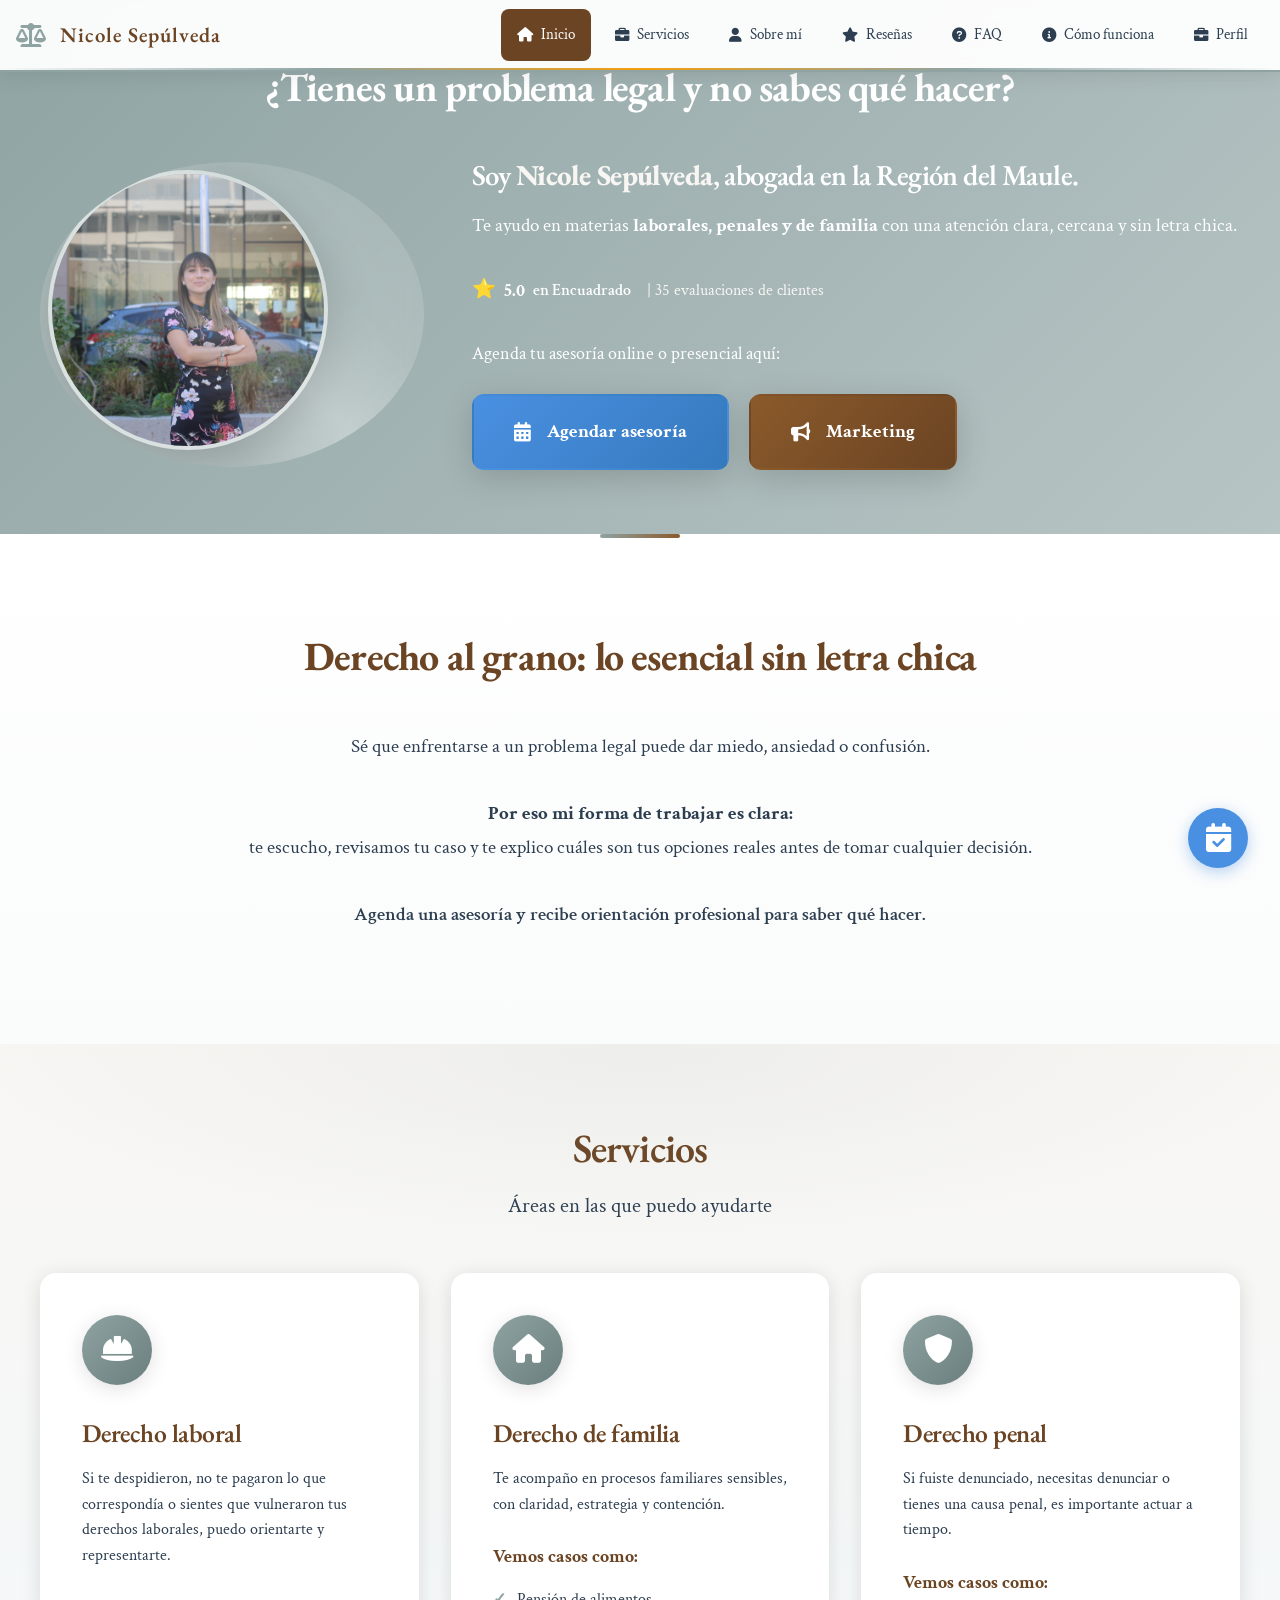
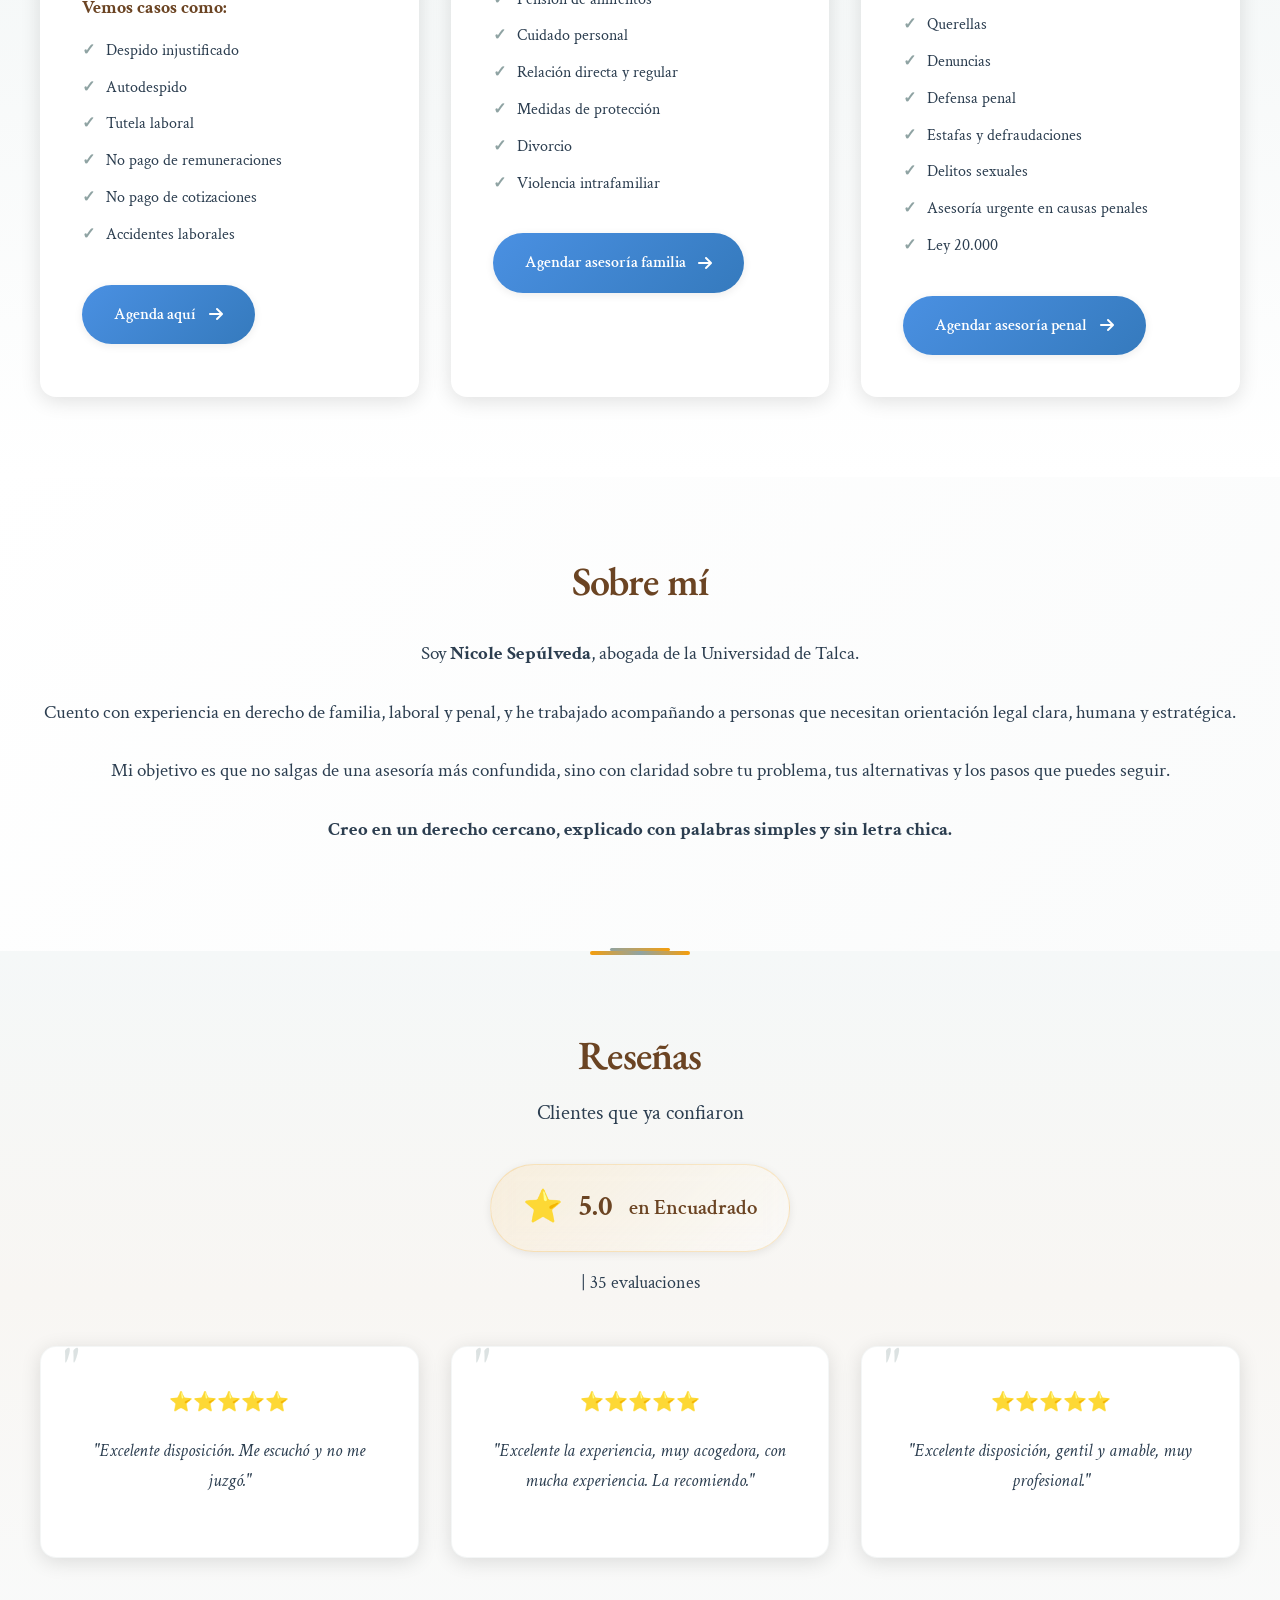
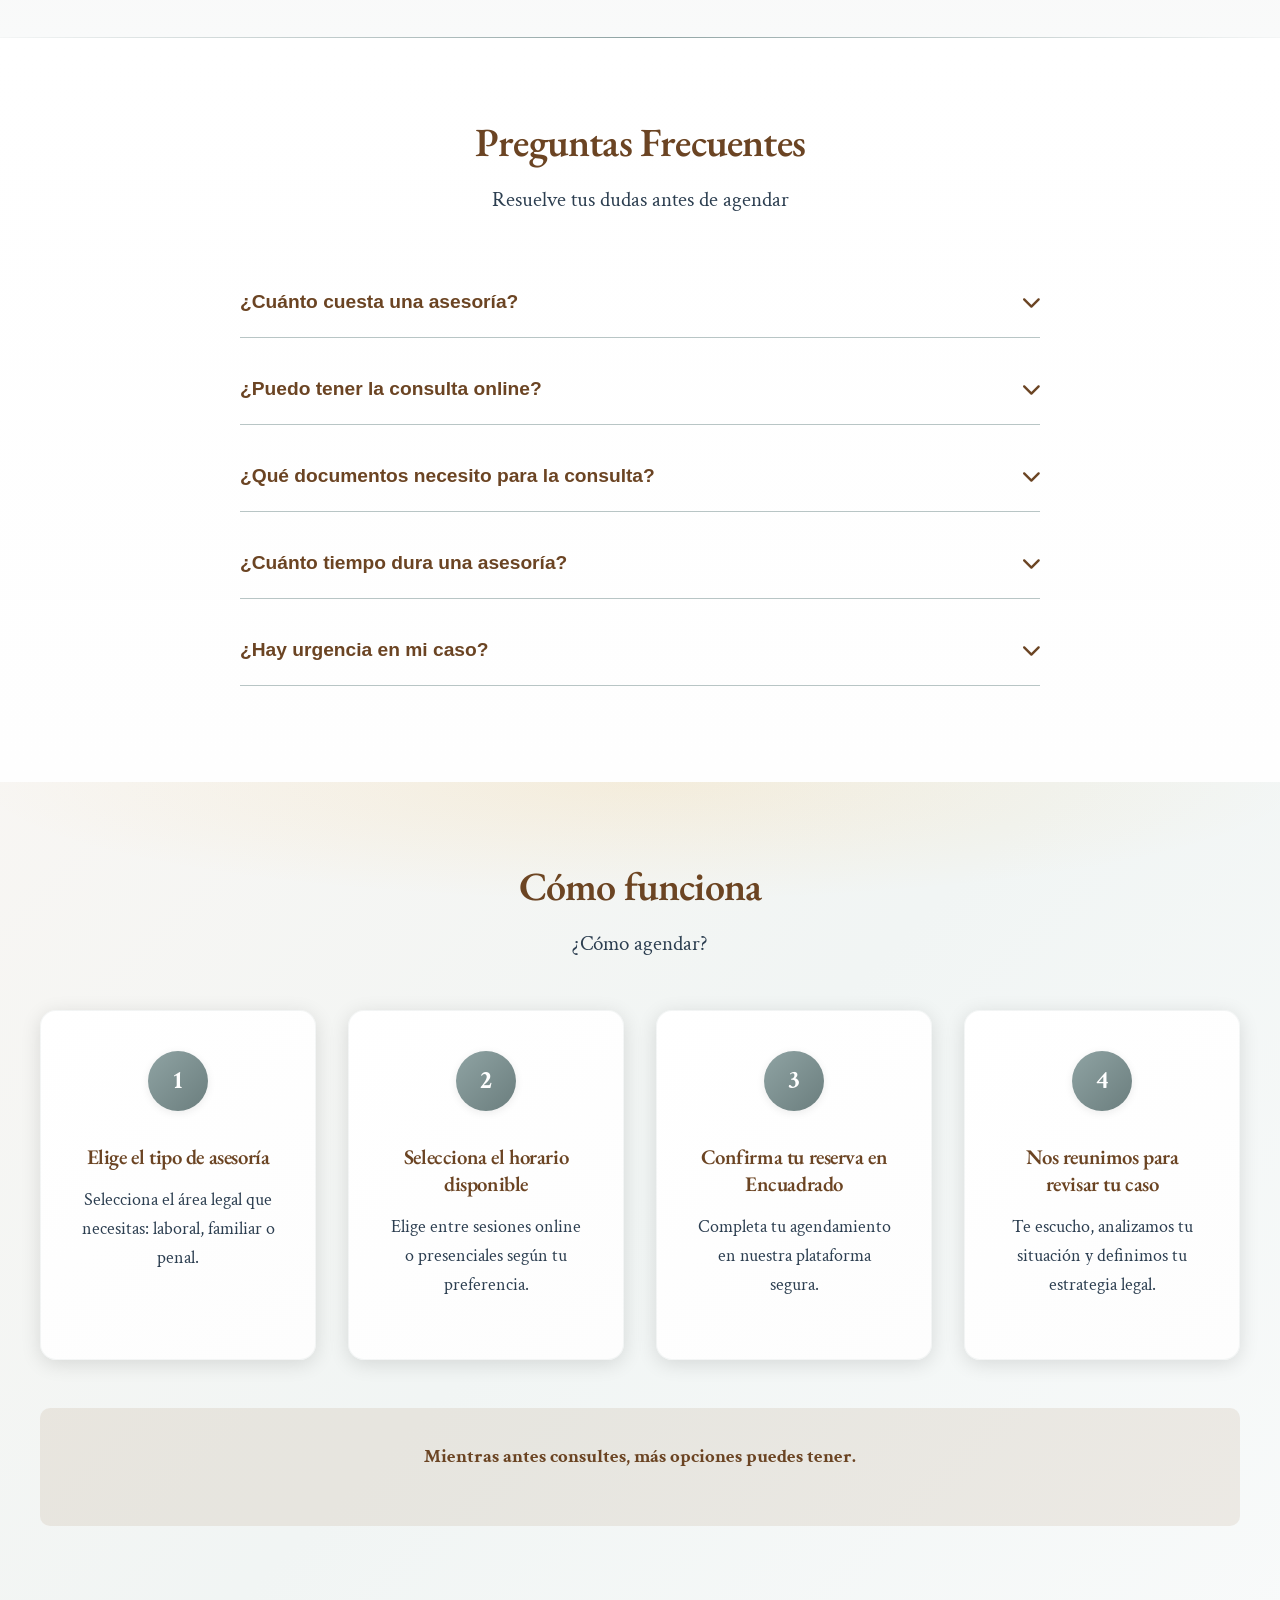
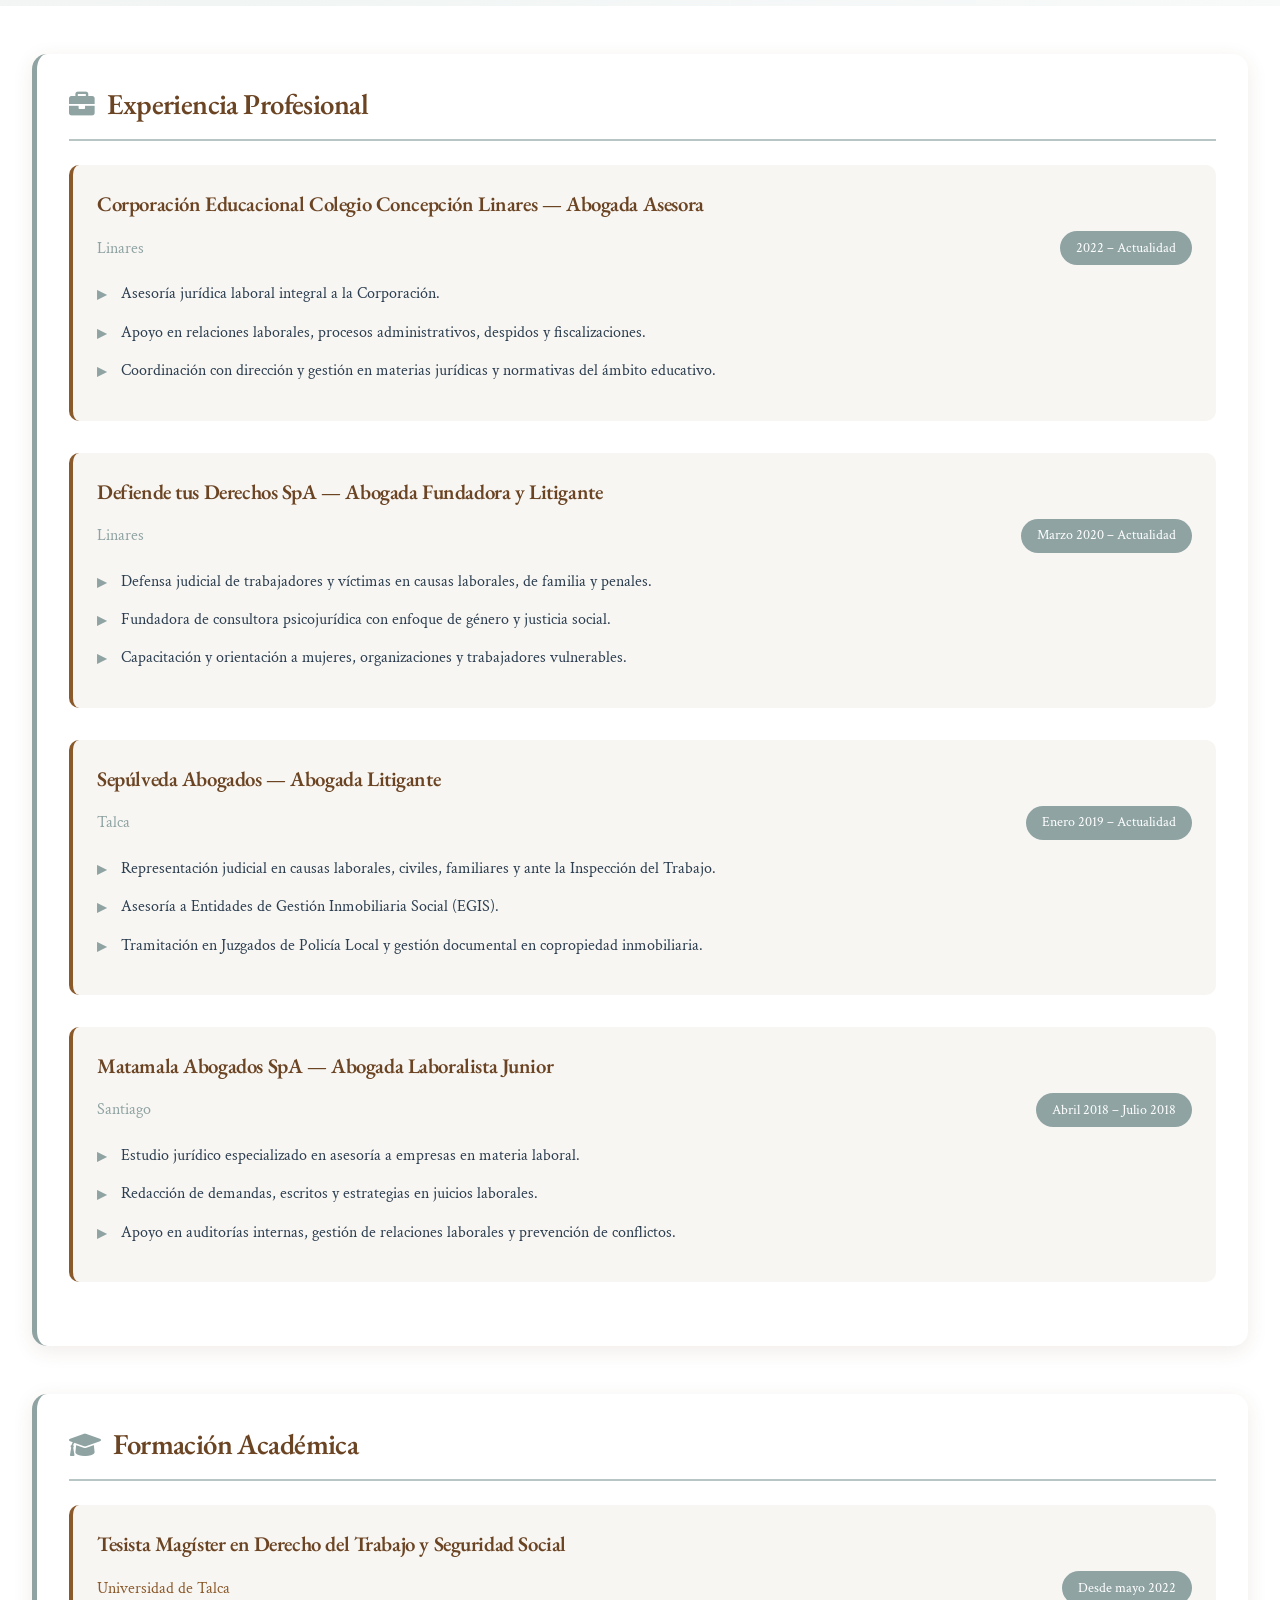
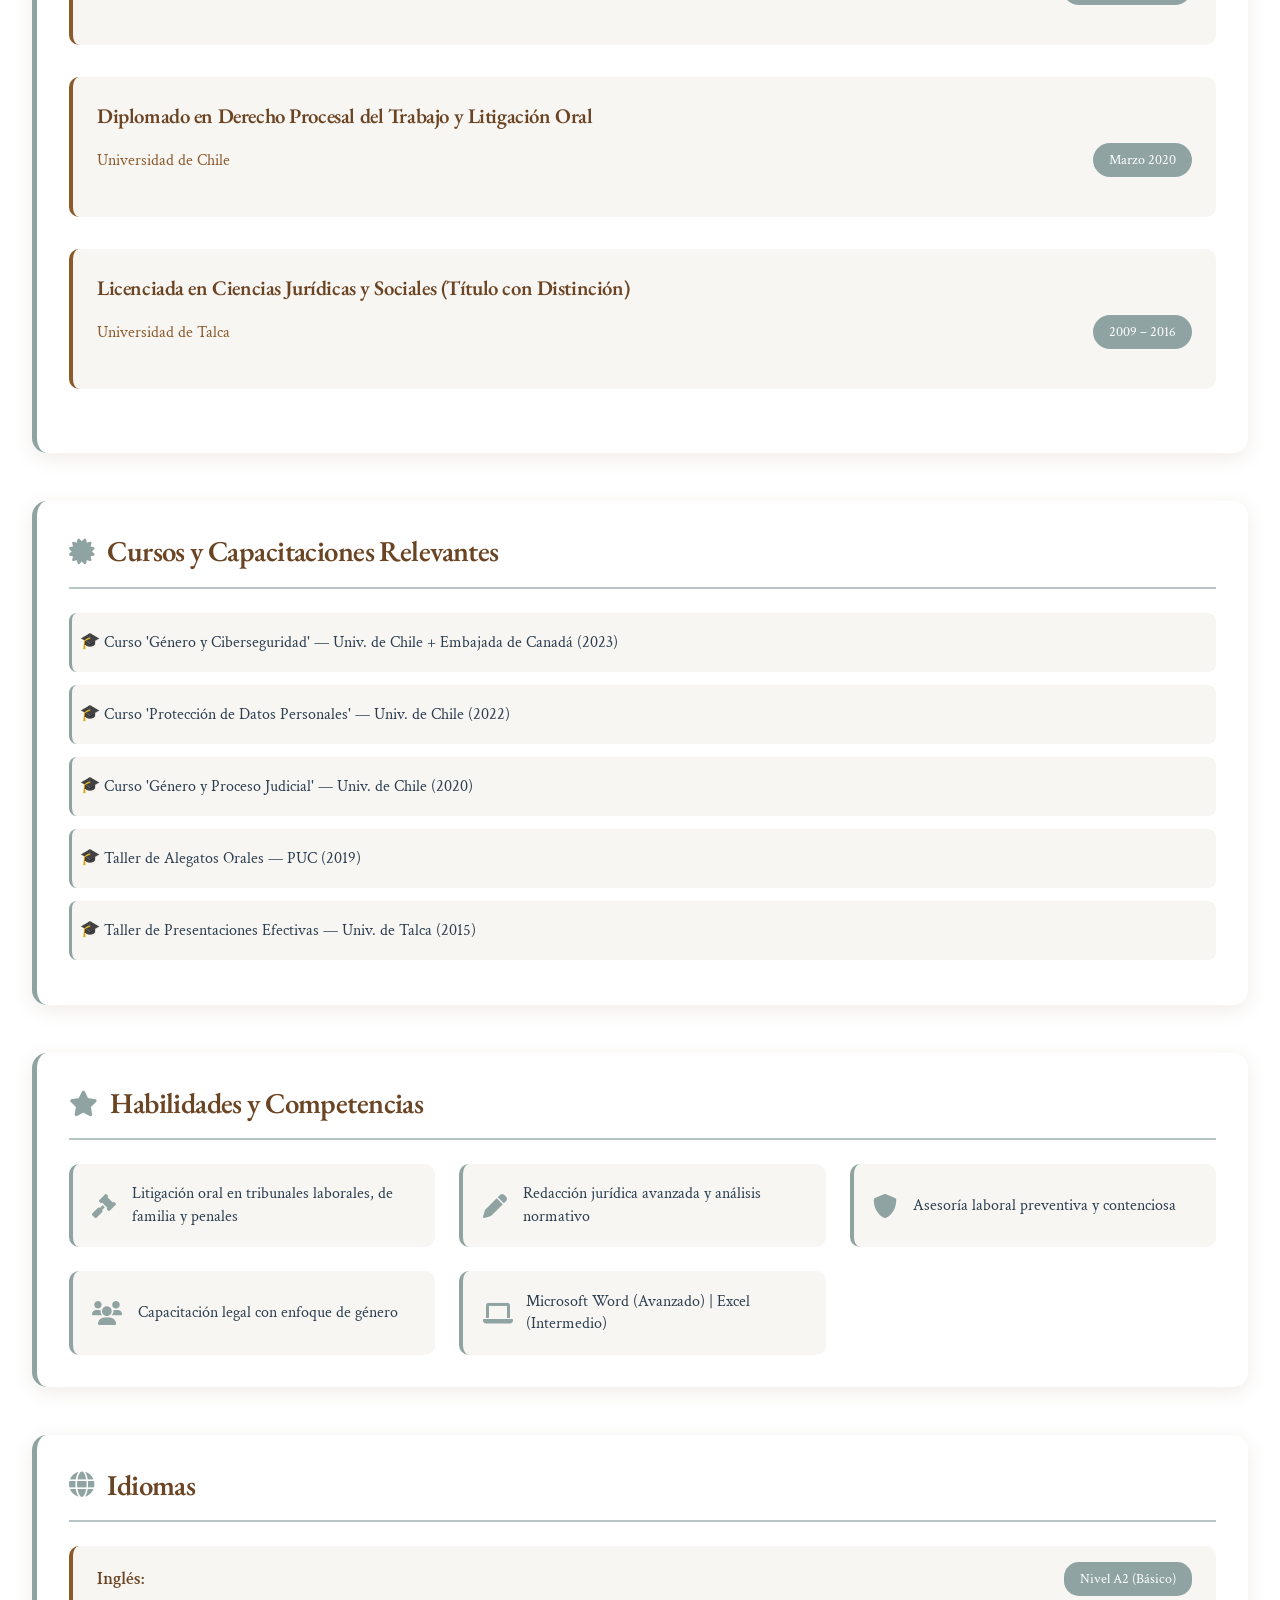
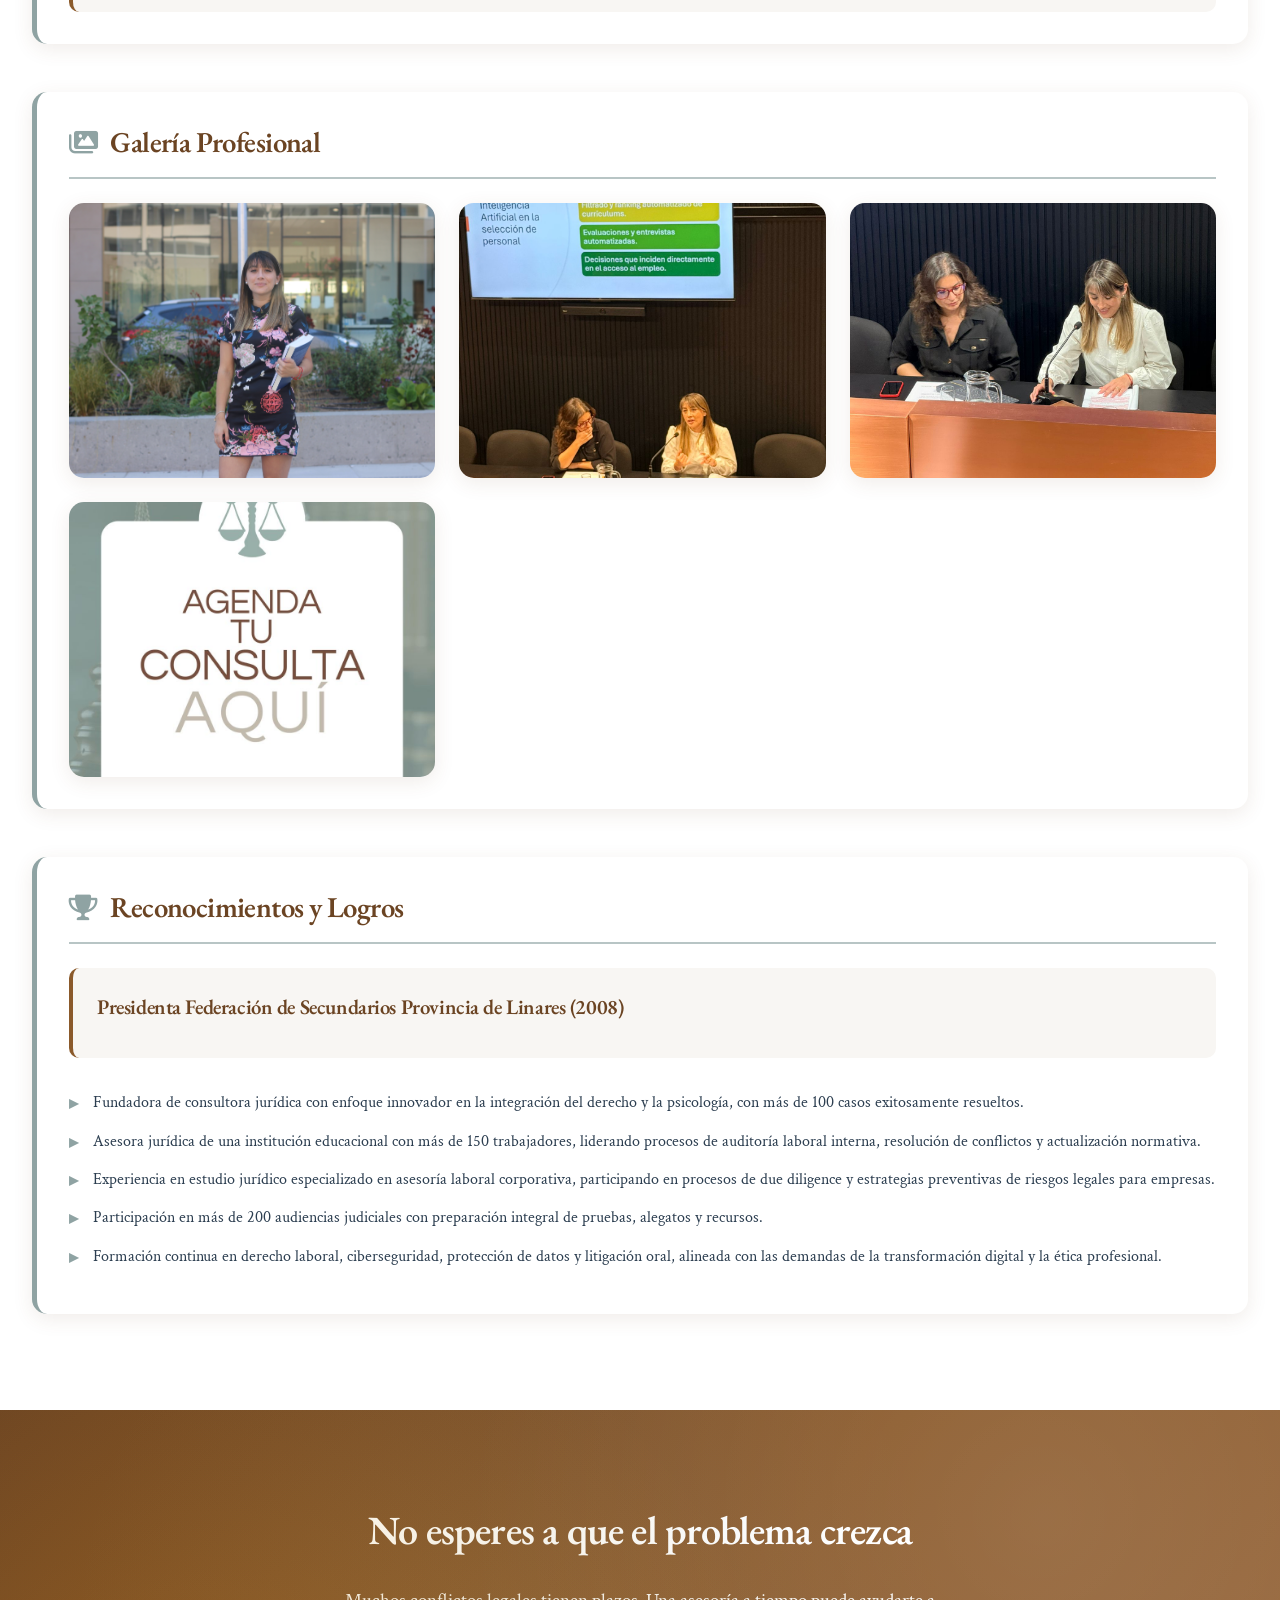
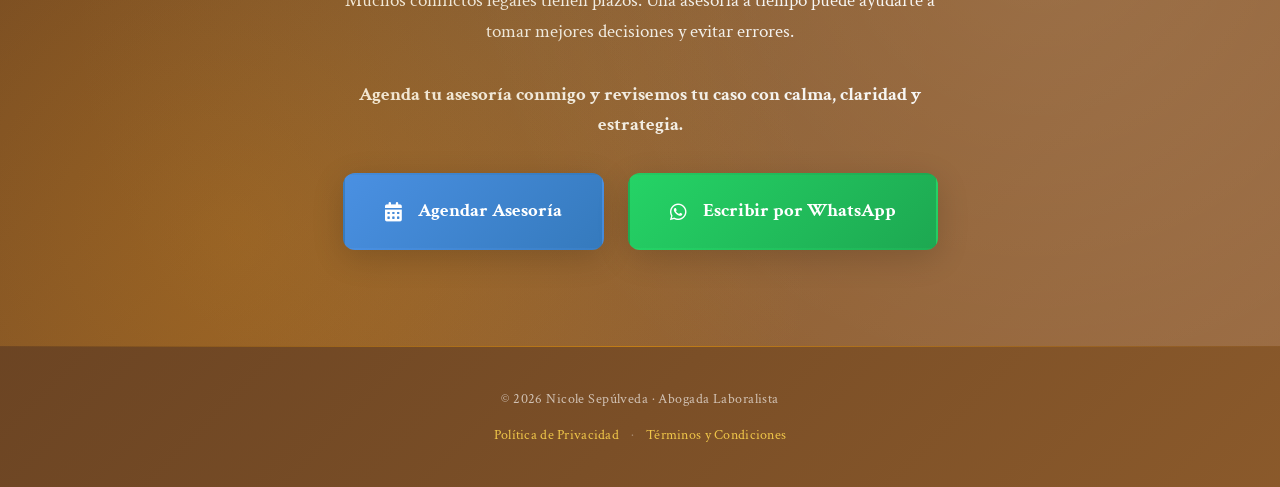
<file: index.html>
<!DOCTYPE html>
<html lang="es">
<head>
    <!-- Google tag (gtag.js) -->
    <script async src="https://www.googletagmanager.com/gtag/js?id=AW-18172281210"></script>
    <script>
        window.dataLayer = window.dataLayer || [];
        function gtag(){dataLayer.push(arguments);}
        gtag('js', new Date());

        gtag('config', 'AW-18172281210');
    </script>
    <meta charset="UTF-8">
    <meta name="viewport" content="width=device-width, initial-scale=1.0">
    <title>Nicole Sepúlveda - Abogada Laboralista en Linares | Asesoría Legal Especializada</title>

    <!-- Meta Tags SEO -->
    <meta name="description" content="Abogada laboralista en Linares con experiencia en derecho del trabajo, litigación familiar y asesoría jurídica a empresas. Tesista Magíster en Derecho Laboral. Agenda tu consulta.">
    <meta name="keywords" content="abogada laboralista, abogado laboral Linares, asesoría jurídica, derecho del trabajo, Nicole Sepúlveda, defensa trabajadores, litigación laboral, consulta legal">
    <meta name="author" content="Nicole Andrea Sepúlveda Sepúlveda">
    <meta name="robots" content="index, follow">
    <meta name="language" content="Spanish">
    <meta name="geo.region" content="CL-ML">
    <meta name="geo.placename" content="Linares">
    <meta name="geo.position" content="-35.85;-71.6">
    <meta name="ICBM" content="-35.85, -71.6">

    <!-- Open Graph / Facebook -->
    <meta property="og:type" content="website">
    <meta property="og:url" content="https://abogadasepulveda.cl/">
    <meta property="og:title" content="Nicole Sepúlveda - Abogada Laboralista en Linares">
    <meta property="og:description" content="Abogada especializada en derecho laboral y defensa de trabajadores. Asesoría integral a empresas y particulares. Más de 200 casos resueltos exitosamente.">
    <meta property="og:image" content="assets/images/IMG_3544.JPG.jpeg">
    <meta property="og:locale" content="es_CL">
    <meta property="og:site_name" content="Nicole Sepúlveda - Abogada">

    <!-- Twitter -->
    <meta property="twitter:card" content="summary_large_image">
    <meta property="twitter:url" content="https://abogadasepulveda.cl/">
    <meta property="twitter:title" content="Nicole Sepúlveda - Abogada Laboralista en Linares">
    <meta property="twitter:description" content="Abogada especializada en derecho laboral y defensa de trabajadores. Asesoría integral a empresas y particulares.">
    <meta property="twitter:image" content="assets/images/IMG_3544.JPG.jpeg">

    <!-- Canonical URL -->
    <link rel="canonical" href="https://abogadasepulveda.cl/">

    <!-- Favicon -->
    <link rel="icon" type="image/jpeg" href="assets/images/icon.jpeg">

    <link rel="stylesheet" href="styles.css">
    <link href="https://fonts.googleapis.com/css2?family=EB+Garamond:wght@400;500;600;700;800&family=Crimson+Text:wght@400;600;700&display=swap" rel="stylesheet">
    <link rel="stylesheet" href="https://cdnjs.cloudflare.com/ajax/libs/font-awesome/6.0.0/css/all.min.css">
</head>
<body>
    <!-- Navigation Menu -->
    <nav class="navigation">
        <div class="nav-container">
            <div class="nav-brand">
                <i class="fas fa-balance-scale"></i>
                <span>Nicole Sepúlveda</span>
            </div>
            <div class="nav-toggle" id="nav-toggle">
                <span class="bar"></span>
                <span class="bar"></span>
                <span class="bar"></span>
            </div>
            <ul class="nav-menu" id="nav-menu">
                <li class="nav-item">
                    <a href="#inicio" class="nav-link"><i class="fas fa-home"></i> Inicio</a>
                </li>
                <li class="nav-item">
                    <a href="#servicios" class="nav-link"><i class="fas fa-briefcase"></i> Servicios</a>
                </li>
                <li class="nav-item">
                    <a href="#sobre-mi" class="nav-link"><i class="fas fa-user"></i> Sobre mí</a>
                </li>
                <li class="nav-item">
                    <a href="#resenas" class="nav-link"><i class="fas fa-star"></i> Reseñas</a>
                </li>
                <li class="nav-item">
                    <a href="#preguntas-frecuentes" class="nav-link"><i class="fas fa-question-circle"></i> FAQ</a>
                </li>
                <li class="nav-item">
                    <a href="#como-funciona" class="nav-link"><i class="fas fa-info-circle"></i> Cómo funciona</a>
                </li>
                <li class="nav-item">
                    <a href="#experiencia" class="nav-link"><i class="fas fa-briefcase"></i> Perfil</a>
                </li>
            </ul>
        </div>
    </nav>

    <div class="container">
        <!-- Hero Section -->
        <header class="hero-section" id="inicio">
            <div class="hero-content">
                <div class="hero-question">
                    <h1>¿Tienes un problema legal y no sabes qué hacer?</h1>
                </div>
                <div class="hero-profile">
                    <div class="profile-image">
                        <img src="assets/images/IMG_3544.JPG.jpeg" alt="Nicole Sepúlveda, Abogada" />
                    </div>
                    <div class="hero-info">
                        <h2>Soy <span class="highlight">Nicole Sepúlveda</span>, abogada en la Región del Maule.</h2>
                        <p class="hero-description">Te ayudo en materias <strong>laborales, penales y de familia</strong> con una atención clara, cercana y sin letra chica.</p>

                        <div class="rating-section">
                            <div class="rating-stars">
                                <span class="star">⭐</span>
                                <span class="rating-number">5.0</span>
                                <span class="rating-platform">en Encuadrado</span>
                            </div>
                            <span class="rating-reviews">| 35 evaluaciones de clientes</span>
                        </div>

                        <p class="cta-text">Agenda tu asesoría online o presencial aquí:</p>

                        <div class="hero-cta">
                            <a href="https://encuadrado.com/p/abogada-nicole-sepulveda" class="cta-btn-main" target="_blank" rel="noopener">
                                <i class="fas fa-calendar-alt"></i>
                                <span>Agendar asesoría</span>
                            </a>
                            <a href="marketing.html" class="cta-btn-secondary" target="_blank" rel="noopener">
                                <i class="fas fa-bullhorn"></i>
                                <span>Marketing</span>
                            </a>
                        </div>
                    </div>
                </div>
            </div>
        </header>

        <!-- Value Proposition Section -->
        <section class="value-proposition">
            <div class="container-content">
                <h3>Derecho al grano: lo esencial sin letra chica</h3>
                <div class="value-content">
                    <div class="value-text">
                        <p>Sé que enfrentarse a un problema legal puede dar miedo, ansiedad o confusión.</p>
                        <p><strong>Por eso mi forma de trabajar es clara:</strong><br>
                        te escucho, revisamos tu caso y te explico cuáles son tus opciones reales antes de tomar cualquier decisión.</p>
                        <p class="value-cta">Agenda una asesoría y recibe orientación profesional para saber qué hacer.</p>
                    </div>
                </div>
            </div>
        </section>

        <!-- Services Section -->
        <section class="services-section" id="servicios">
            <div class="container-content">
                <h2>Servicios</h2>
                <p class="services-subtitle">Áreas en las que puedo ayudarte</p>

                <div class="services-grid">
                    <div class="service-card">
                        <div class="service-icon">
                            <i class="fas fa-hard-hat"></i>
                        </div>
                        <h3>Derecho laboral</h3>
                        <p class="service-description">Si te despidieron, no te pagaron lo que correspondía o sientes que vulneraron tus derechos laborales, puedo orientarte y representarte.</p>

                        <div class="service-cases">
                            <p><strong>Vemos casos como:</strong></p>
                            <ul>
                                <li>Despido injustificado</li>
                                <li>Autodespido</li>
                                <li>Tutela laboral</li>
                                <li>No pago de remuneraciones</li>
                                <li>No pago de cotizaciones</li>
                                <li>Accidentes laborales</li>
                            </ul>
                        </div>

                        <a href="https://encuadrado.com/p/abogada-nicole-sepulveda" class="service-btn" target="_blank" rel="noopener">
                            <span>Agenda aquí</span>
                            <i class="fas fa-arrow-right"></i>
                        </a>
                    </div>

                    <div class="service-card">
                        <div class="service-icon">
                            <i class="fas fa-home"></i>
                        </div>
                        <h3>Derecho de familia</h3>
                        <p class="service-description">Te acompaño en procesos familiares sensibles, con claridad, estrategia y contención.</p>

                        <div class="service-cases">
                            <p><strong>Vemos casos como:</strong></p>
                            <ul>
                                <li>Pensión de alimentos</li>
                                <li>Cuidado personal</li>
                                <li>Relación directa y regular</li>
                                <li>Medidas de protección</li>
                                <li>Divorcio</li>
                                <li>Violencia intrafamiliar</li>
                            </ul>
                        </div>

                        <a href="https://encuadrado.com/p/abogada-nicole-sepulveda" class="service-btn" target="_blank" rel="noopener">
                            <span>Agendar asesoría familia</span>
                            <i class="fas fa-arrow-right"></i>
                        </a>
                    </div>

                    <div class="service-card">
                        <div class="service-icon">
                            <i class="fas fa-shield-alt"></i>
                        </div>
                        <h3>Derecho penal</h3>
                        <p class="service-description">Si fuiste denunciado, necesitas denunciar o tienes una causa penal, es importante actuar a tiempo.</p>

                        <div class="service-cases">
                            <p><strong>Vemos casos como:</strong></p>
                            <ul>
                                <li>Querellas</li>
                                <li>Denuncias</li>
                                <li>Defensa penal</li>
                                <li>Estafas y defraudaciones</li>
                                <li>Delitos sexuales</li>
                                <li>Asesoría urgente en causas penales</li>
                                <li>Ley 20.000</li>
                            </ul>
                        </div>

                        <a href="https://encuadrado.com/p/abogada-nicole-sepulveda" class="service-btn" target="_blank" rel="noopener">
                            <span>Agendar asesoría penal</span>
                            <i class="fas fa-arrow-right"></i>
                        </a>
                    </div>
                </div>
            </div>
        </section>

        <!-- About Section -->
        <section class="about-section" id="sobre-mi">
            <div class="container-content">
                <h2>Sobre mí</h2>
                <div class="about-content">
                    <div class="about-text">
                        <p>Soy <strong>Nicole Sepúlveda</strong>, abogada de la Universidad de Talca.</p>
                        <p>Cuento con experiencia en derecho de familia, laboral y penal, y he trabajado acompañando a personas que necesitan orientación legal clara, humana y estratégica.</p>
                        <p>Mi objetivo es que no salgas de una asesoría más confundida, sino con claridad sobre tu problema, tus alternativas y los pasos que puedes seguir.</p>
                        <p><strong>Creo en un derecho cercano, explicado con palabras simples y sin letra chica.</strong></p>
                    </div>
                </div>
            </div>
        </section>

        <!-- Reviews Section -->
        <section class="reviews-section" id="resenas">
            <div class="container-content">
                <h2>Reseñas</h2>
                <p class="reviews-subtitle">Clientes que ya confiaron</p>

                <div class="rating-header">
                    <div class="rating-display">
                        <span class="star-large">⭐</span>
                        <span class="rating-number-large">5.0</span>
                        <span class="rating-platform-large">en Encuadrado</span>
                    </div>
                    <span class="rating-count">| 35 evaluaciones</span>
                </div>

                <div class="testimonials-grid">
                    <div class="testimonial-card">
                        <div class="stars">⭐⭐⭐⭐⭐</div>
                        <p>"Excelente disposición. Me escuchó y no me juzgó."</p>
                    </div>
                    <div class="testimonial-card">
                        <div class="stars">⭐⭐⭐⭐⭐</div>
                        <p>"Excelente la experiencia, muy acogedora, con mucha experiencia. La recomiendo."</p>
                    </div>
                    <div class="testimonial-card">
                        <div class="stars">⭐⭐⭐⭐⭐</div>
                        <p>"Excelente disposición, gentil y amable, muy profesional."</p>
                    </div>
                </div>
            </div>
        </section>

        <!-- FAQ Section -->
        <section class="faq-section" id="preguntas-frecuentes">
            <div class="container-content">
                <h2>Preguntas Frecuentes</h2>
                <p class="section-subtitle">Resuelve tus dudas antes de agendar</p>

                <div class="faq-container">
                    <div class="faq-item">
                        <button class="faq-question">
                            <span>¿Cuánto cuesta una asesoría?</span>
                            <i class="fas fa-chevron-down"></i>
                        </button>
                        <div class="faq-answer">
                            <p>El valor de la asesoría depende del tipo de caso y complejidad. En la primera consulta evaluamos tu situación y te explico los costos de manera transparente, sin sorpresas.</p>
                        </div>
                    </div>

                    <div class="faq-item">
                        <button class="faq-question">
                            <span>¿Puedo tener la consulta online?</span>
                            <i class="fas fa-chevron-down"></i>
                        </button>
                        <div class="faq-answer">
                            <p>Sí, ofrezco asesorías tanto presenciales en Linares como online por videollamada. Ambas modalidades tienen la misma calidad y profesionalismo.</p>
                        </div>
                    </div>

                    <div class="faq-item">
                        <button class="faq-question">
                            <span>¿Qué documentos necesito para la consulta?</span>
                            <i class="fas fa-chevron-down"></i>
                        </button>
                        <div class="faq-answer">
                            <p>Trae todos los documentos relacionados con tu caso: contratos, cartas, correos, finiquitos, sentencias, etc. Si no tienes algo, no te preocupes, podemos trabajar con lo que tengas.</p>
                        </div>
                    </div>

                    <div class="faq-item">
                        <button class="faq-question">
                            <span>¿Cuánto tiempo dura una asesoría?</span>
                            <i class="fas fa-chevron-down"></i>
                        </button>
                        <div class="faq-answer">
                            <p>Las asesorías duran aproximadamente 45-60 minutos. Este tiempo nos permite revisar tu caso con calma y darte una orientación completa.</p>
                        </div>
                    </div>

                    <div class="faq-item">
                        <button class="faq-question">
                            <span>¿Hay urgencia en mi caso?</span>
                            <i class="fas fa-chevron-down"></i>
                        </button>
                        <div class="faq-answer">
                            <p>Muchos casos legales tienen plazos. En problemas laborales, familiares o penales, mientras antes actúes, más opciones tendrás. Si tienes dudas sobre urgencia, escríbeme por WhatsApp.</p>
                        </div>
                    </div>
                </div>
            </div>
        </section>

        <!-- How it Works Section -->
        <section class="how-it-works-section" id="como-funciona">
            <div class="container-content">
                <h2>Cómo funciona</h2>
                <p class="section-subtitle">¿Cómo agendar?</p>

                <div class="steps-grid">
                    <div class="step-item">
                        <div class="step-number">1</div>
                        <h3>Elige el tipo de asesoría</h3>
                        <p>Selecciona el área legal que necesitas: laboral, familiar o penal.</p>
                    </div>
                    <div class="step-item">
                        <div class="step-number">2</div>
                        <h3>Selecciona el horario disponible</h3>
                        <p>Elige entre sesiones online o presenciales según tu preferencia.</p>
                    </div>
                    <div class="step-item">
                        <div class="step-number">3</div>
                        <h3>Confirma tu reserva en Encuadrado</h3>
                        <p>Completa tu agendamiento en nuestra plataforma segura.</p>
                    </div>
                    <div class="step-item">
                        <div class="step-number">4</div>
                        <h3>Nos reunimos para revisar tu caso</h3>
                        <p>Te escucho, analizamos tu situación y definimos tu estrategia legal.</p>
                    </div>
                </div>

                <div class="urgency-note">
                    <p><strong>Mientras antes consultes, más opciones puedes tener.</strong></p>
                </div>
            </div>
        </section>

        <!-- Main Content -->
        <main class="main-content">

            <!-- Experiencia Profesional -->
            <section class="section" id="experiencia">
                <h3><i class="fas fa-briefcase"></i> Experiencia Profesional</h3>
                <div class="section-content">
                    <div class="experience-item">
                        <h4>Corporación Educacional Colegio Concepción Linares — Abogada Asesora</h4>
                        <div class="experience-meta">
                            <span class="location">Linares</span>
                            <span class="period">2022 – Actualidad</span>
                        </div>
                        <ul>
                            <li>Asesoría jurídica laboral integral a la Corporación.</li>
                            <li>Apoyo en relaciones laborales, procesos administrativos, despidos y fiscalizaciones.</li>
                            <li>Coordinación con dirección y gestión en materias jurídicas y normativas del ámbito educativo.</li>
                        </ul>
                    </div>

                    <div class="experience-item">
                        <h4>Defiende tus Derechos SpA — Abogada Fundadora y Litigante</h4>
                        <div class="experience-meta">
                            <span class="location">Linares</span>
                            <span class="period">Marzo 2020 – Actualidad</span>
                        </div>
                        <ul>
                            <li>Defensa judicial de trabajadores y víctimas en causas laborales, de familia y penales.</li>
                            <li>Fundadora de consultora psicojurídica con enfoque de género y justicia social.</li>
                            <li>Capacitación y orientación a mujeres, organizaciones y trabajadores vulnerables.</li>
                        </ul>
                    </div>

                    <div class="experience-item">
                        <h4>Sepúlveda Abogados — Abogada Litigante</h4>
                        <div class="experience-meta">
                            <span class="location">Talca</span>
                            <span class="period">Enero 2019 – Actualidad</span>
                        </div>
                        <ul>
                            <li>Representación judicial en causas laborales, civiles, familiares y ante la Inspección del Trabajo.</li>
                            <li>Asesoría a Entidades de Gestión Inmobiliaria Social (EGIS).</li>
                            <li>Tramitación en Juzgados de Policía Local y gestión documental en copropiedad inmobiliaria.</li>
                        </ul>
                    </div>

                    <div class="experience-item">
                        <h4>Matamala Abogados SpA — Abogada Laboralista Junior</h4>
                        <div class="experience-meta">
                            <span class="location">Santiago</span>
                            <span class="period">Abril 2018 – Julio 2018</span>
                        </div>
                        <ul>
                            <li>Estudio jurídico especializado en asesoría a empresas en materia laboral.</li>
                            <li>Redacción de demandas, escritos y estrategias en juicios laborales.</li>
                            <li>Apoyo en auditorías internas, gestión de relaciones laborales y prevención de conflictos.</li>
                        </ul>
                    </div>
                </div>
            </section>

            <!-- Formación Académica -->
            <section class="section" id="educacion">
                <h3><i class="fas fa-graduation-cap"></i> Formación Académica</h3>
                <div class="section-content">
                    <div class="education-item">
                        <h4>Tesista Magíster en Derecho del Trabajo y Seguridad Social</h4>
                        <div class="education-meta">
                            <span class="institution">Universidad de Talca</span>
                            <span class="period">Desde mayo 2022</span>
                        </div>
                    </div>

                    <div class="education-item">
                        <h4>Diplomado en Derecho Procesal del Trabajo y Litigación Oral</h4>
                        <div class="education-meta">
                            <span class="institution">Universidad de Chile</span>
                            <span class="period">Marzo 2020</span>
                        </div>
                    </div>

                    <div class="education-item">
                        <h4>Licenciada en Ciencias Jurídicas y Sociales (Título con Distinción)</h4>
                        <div class="education-meta">
                            <span class="institution">Universidad de Talca</span>
                            <span class="period">2009 – 2016</span>
                        </div>
                    </div>
                </div>
            </section>

            <!-- Cursos y Capacitaciones -->
            <section class="section" id="cursos">
                <h3><i class="fas fa-certificate"></i> Cursos y Capacitaciones Relevantes</h3>
                <div class="section-content">
                    <ul class="courses-list">
                        <li>Curso 'Género y Ciberseguridad' — Univ. de Chile + Embajada de Canadá (2023)</li>
                        <li>Curso 'Protección de Datos Personales' — Univ. de Chile (2022)</li>
                        <li>Curso 'Género y Proceso Judicial' — Univ. de Chile (2020)</li>
                        <li>Taller de Alegatos Orales — PUC (2019)</li>
                        <li>Taller de Presentaciones Efectivas — Univ. de Talca (2015)</li>
                    </ul>
                </div>
            </section>

            <!-- Habilidades y Competencias -->
            <section class="section" id="habilidades">
                <h3><i class="fas fa-star"></i> Habilidades y Competencias</h3>
                <div class="section-content">
                    <div class="skills-grid">
                        <div class="skill-item">
                            <i class="fas fa-gavel"></i>
                            <span>Litigación oral en tribunales laborales, de familia y penales</span>
                        </div>
                        <div class="skill-item">
                            <i class="fas fa-pen"></i>
                            <span>Redacción jurídica avanzada y análisis normativo</span>
                        </div>
                        <div class="skill-item">
                            <i class="fas fa-shield-alt"></i>
                            <span>Asesoría laboral preventiva y contenciosa</span>
                        </div>
                        <div class="skill-item">
                            <i class="fas fa-users"></i>
                            <span>Capacitación legal con enfoque de género</span>
                        </div>
                        <div class="skill-item">
                            <i class="fas fa-laptop"></i>
                            <span>Microsoft Word (Avanzado) | Excel (Intermedio)</span>
                        </div>
                    </div>
                </div>
            </section>

            <!-- Idiomas -->
            <section class="section" id="idiomas">
                <h3><i class="fas fa-globe"></i> Idiomas</h3>
                <div class="section-content">
                    <div class="language-item">
                        <span class="language">Inglés:</span>
                        <span class="level">Nivel A2 (Básico)</span>
                    </div>
                </div>
            </section>

            <!-- Galería Profesional -->
            <section class="section" id="galeria">
                <h3><i class="fas fa-images"></i> Galería Profesional</h3>
                <div class="section-content">
                    <div class="image-gallery">
                        <div class="gallery-item">
                            <img src="assets/images/IMG_3547.JPG.jpeg" alt="Consultoría jurídica profesional" />
                            <div class="gallery-overlay">
                                <span>Asesoría Legal Especializada</span>
                            </div>
                        </div>
                        <div class="gallery-item">
                            <img src="assets/images/WhatsApp Image 2026-04-29 at 10.58.53 AM (2).jpeg" alt="Ambiente de trabajo profesional" />
                            <div class="gallery-overlay">
                                <span>Ambiente Profesional</span>
                            </div>
                        </div>
                        <div class="gallery-item">
                            <img src="assets/images/WhatsApp Image 2026-04-29 at 10.58.53 AM (3).jpeg" alt="Consulta legal personalizada" />
                            <div class="gallery-overlay">
                                <span>Consulta Personalizada</span>
                            </div>
                        </div>
                        <div class="gallery-item">
                            <img src="assets/images/consulta.jpeg" alt="Consulta jurídica profesional" />
                            <div class="gallery-overlay">
                                <span>Consultoría Jurídica</span>
                            </div>
                        </div>
                    </div>
                </div>
            </section>

            <!-- Reconocimientos -->
            <section class="section" id="logros">
                <h3><i class="fas fa-trophy"></i> Reconocimientos y Logros</h3>
                <div class="section-content">
                    <div class="achievement-item">
                        <h4>Presidenta Federación de Secundarios Provincia de Linares (2008)</h4>
                    </div>
                    <ul class="achievements-list">
                        <li>Fundadora de consultora jurídica con enfoque innovador en la integración del derecho y la psicología, con más de 100 casos exitosamente resueltos.</li>
                        <li>Asesora jurídica de una institución educacional con más de 150 trabajadores, liderando procesos de auditoría laboral interna, resolución de conflictos y actualización normativa.</li>
                        <li>Experiencia en estudio jurídico especializado en asesoría laboral corporativa, participando en procesos de due diligence y estrategias preventivas de riesgos legales para empresas.</li>
                        <li>Participación en más de 200 audiencias judiciales con preparación integral de pruebas, alegatos y recursos.</li>
                        <li>Formación continua en derecho laboral, ciberseguridad, protección de datos y litigación oral, alineada con las demandas de la transformación digital y la ética profesional.</li>
                    </ul>
                </div>
            </section>
        </main>

        <!-- Final CTA Section -->
        <section class="final-cta-section">
            <div class="container-content">
                <h2>No esperes a que el problema crezca</h2>
                <div class="cta-content">
                    <p>Muchos conflictos legales tienen plazos. Una asesoría a tiempo puede ayudarte a tomar mejores decisiones y evitar errores.</p>
                    <p class="cta-main-text"><strong>Agenda tu asesoría conmigo y revisemos tu caso con calma, claridad y estrategia.</strong></p>

                    <div class="final-cta-buttons">
                        <a href="https://encuadrado.com/p/abogada-nicole-sepulveda" class="cta-btn-large" target="_blank" rel="noopener">
                            <i class="fas fa-calendar-alt"></i>
                            <span>Agendar Asesoría</span>
                        </a>
                        <a href="https://wa.me/56931031862" class="whatsapp-btn-large" target="_blank" rel="noopener">
                            <i class="fab fa-whatsapp"></i>
                            <span>Escribir por WhatsApp</span>
                        </a>
                    </div>
                </div>
            </div>
        </section>

        <footer class="site-footer">
            <div class="footer-inner">
                <p class="footer-copy">© 2026 Nicole Sepúlveda · Abogada Laboralista</p>
                <nav class="footer-links">
                    <a href="politica-de-privacidad.html">Política de Privacidad</a>
                    <span class="footer-divider">·</span>
                    <a href="terminos-y-condiciones.html">Términos y Condiciones</a>
                </nav>
            </div>
        </footer>
    </div>

    <!-- Floating Buttons -->
    <div class="floating-buttons">
        <div class="floating-booking">
            <a href="https://encuadrado.com/p/abogada-nicole-sepulveda" target="_blank" rel="noopener" title="Agendar Consulta">
                <i class="fas fa-calendar-check"></i>
            </a>
        </div>
    </div>

    <!-- Structured Data JSON-LD for SEO -->
    <script type="application/ld+json">
    {
        "@context": "https://schema.org",
        "@type": ["Person", "Attorney"],
        "name": "Nicole Andrea Sepúlveda Sepúlveda",
        "jobTitle": "Abogada Laboralista",
        "description": "Abogada especializada en Derecho del Trabajo, Litigación y Asesoría Jurídica con experiencia en defensa de trabajadores y asesoría integral a empresas",
        "url": "https://abogadasepulveda.cl/",
        "email": "nicole@abogadasepulveda.cl",
        "telephone": "+56931031862",
        "address": {
            "@type": "PostalAddress",
            "addressLocality": "Linares",
            "addressRegion": "Maule",
            "addressCountry": "CL"
        },
        "image": "assets/images/IMG_3544.JPG.jpeg",
        "alumniOf": [
            {
                "@type": "CollegeOrUniversity",
                "name": "Universidad de Talca"
            },
            {
                "@type": "CollegeOrUniversity",
                "name": "Universidad de Chile"
            }
        ],
        "worksFor": [
            {
                "@type": "Organization",
                "name": "Corporación Educacional Colegio Concepción Linares"
            },
            {
                "@type": "Organization",
                "name": "Defiende tus Derechos SpA"
            },
            {
                "@type": "Organization",
                "name": "Sepúlveda Abogados"
            }
        ],
        "knowsAbout": ["Derecho Laboral", "Derecho de Familia", "Litigación", "Asesoría Jurídica", "Derecho Penal con enfoque de género"],
        "knowsLanguage": ["es", "en"],
        "sameAs": [
            "https://encuadrado.com/p/abogada-nicole-sepulveda"
        ]
    }
    </script>

    <script type="application/ld+json">
    {
        "@context": "https://schema.org",
        "@type": "LegalService",
        "name": "Nicole Sepúlveda - Servicios Legales",
        "description": "Servicios de asesoría jurídica especializada en derecho laboral, familiar y penal",
        "provider": {
            "@type": "Attorney",
            "name": "Nicole Andrea Sepúlveda Sepúlveda"
        },
        "areaServed": {
            "@type": "City",
            "name": "Linares"
        },
        "serviceType": [
            "Derecho Laboral",
            "Derecho de Familia",
            "Litigación",
            "Asesoría Jurídica Empresarial",
            "Defensa de Trabajadores"
        ],
        "telephone": "+56931031862",
        "email": "nicole@abogadasepulveda.cl",
        "url": "https://abogadasepulveda.cl/",
        "priceRange": "$$"
    }
    </script>

    <!-- JavaScript for Mobile Menu and Smooth Scrolling -->
    <script>
        // Mobile menu toggle
        const navToggle = document.getElementById('nav-toggle');
        const navMenu = document.getElementById('nav-menu');

        navToggle.addEventListener('click', () => {
            navMenu.classList.toggle('active');
            navToggle.classList.toggle('active');
        });

        // Close menu when clicking on a link
        const navLinks = document.querySelectorAll('.nav-link');
        navLinks.forEach(link => {
            link.addEventListener('click', () => {
                navMenu.classList.remove('active');
                navToggle.classList.remove('active');
            });
        });

        // Smooth scrolling
        document.querySelectorAll('a[href^="#"]').forEach(anchor => {
            anchor.addEventListener('click', function (e) {
                e.preventDefault();
                const target = document.querySelector(this.getAttribute('href'));
                if (target) {
                    target.scrollIntoView({
                        behavior: 'smooth',
                        block: 'start'
                    });
                }
            });
        });

        // Active nav link highlighting
        window.addEventListener('scroll', () => {
            let current = '';
            const sections = document.querySelectorAll('section[id], header[id]');

            sections.forEach(section => {
                const sectionTop = section.offsetTop - 100;
                const sectionHeight = section.offsetHeight;
                if (scrollY >= sectionTop && scrollY < sectionTop + sectionHeight) {
                    current = section.getAttribute('id');
                }
            });

            navLinks.forEach(link => {
                link.classList.remove('active');
                if (link.getAttribute('href') === '#' + current) {
                    link.classList.add('active');
                }
            });
        });

        // FAQ Functionality
        document.querySelectorAll('.faq-question').forEach(question => {
            question.addEventListener('click', () => {
                const faqItem = question.parentElement;
                const isActive = faqItem.classList.contains('active');

                // Close all other FAQ items
                document.querySelectorAll('.faq-item').forEach(item => {
                    item.classList.remove('active');
                });

                // Toggle current item
                if (!isActive) {
                    faqItem.classList.add('active');
                }
            });
        });
    </script>
</body>
</html>
</file>
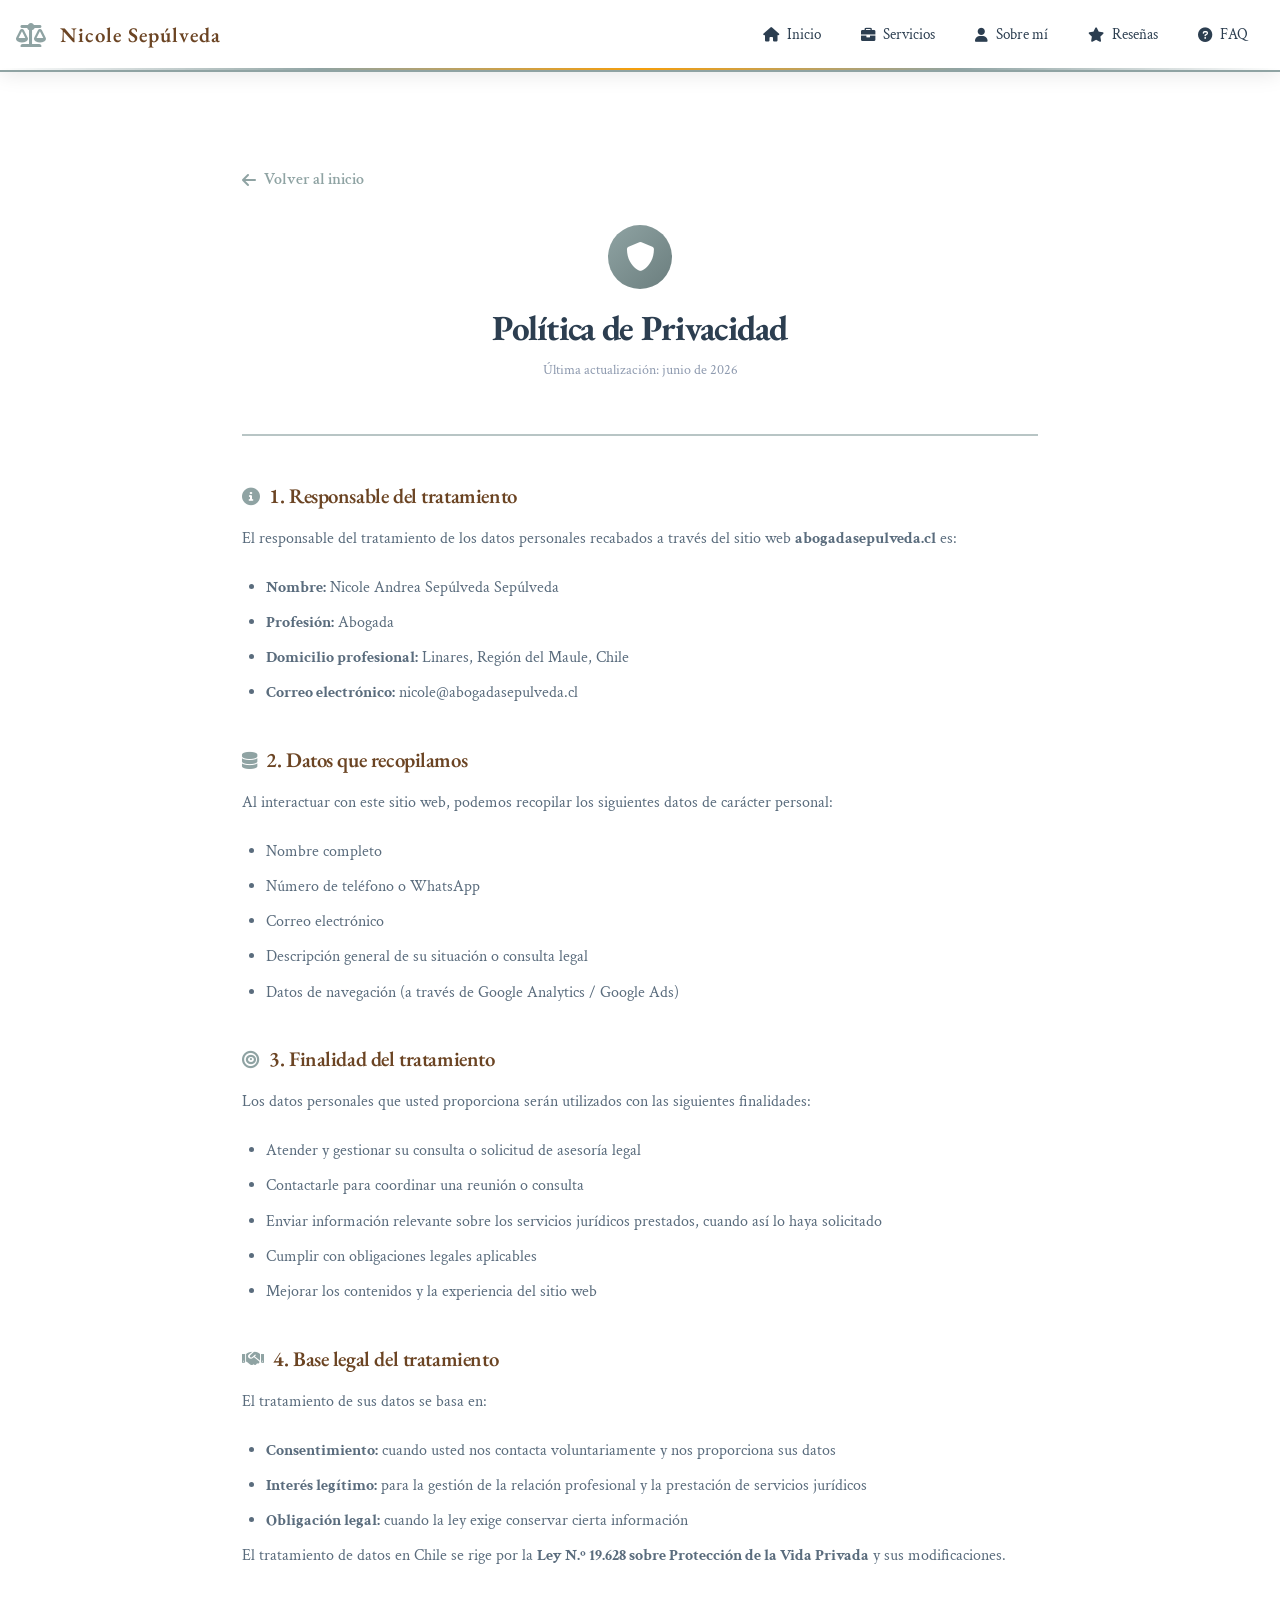
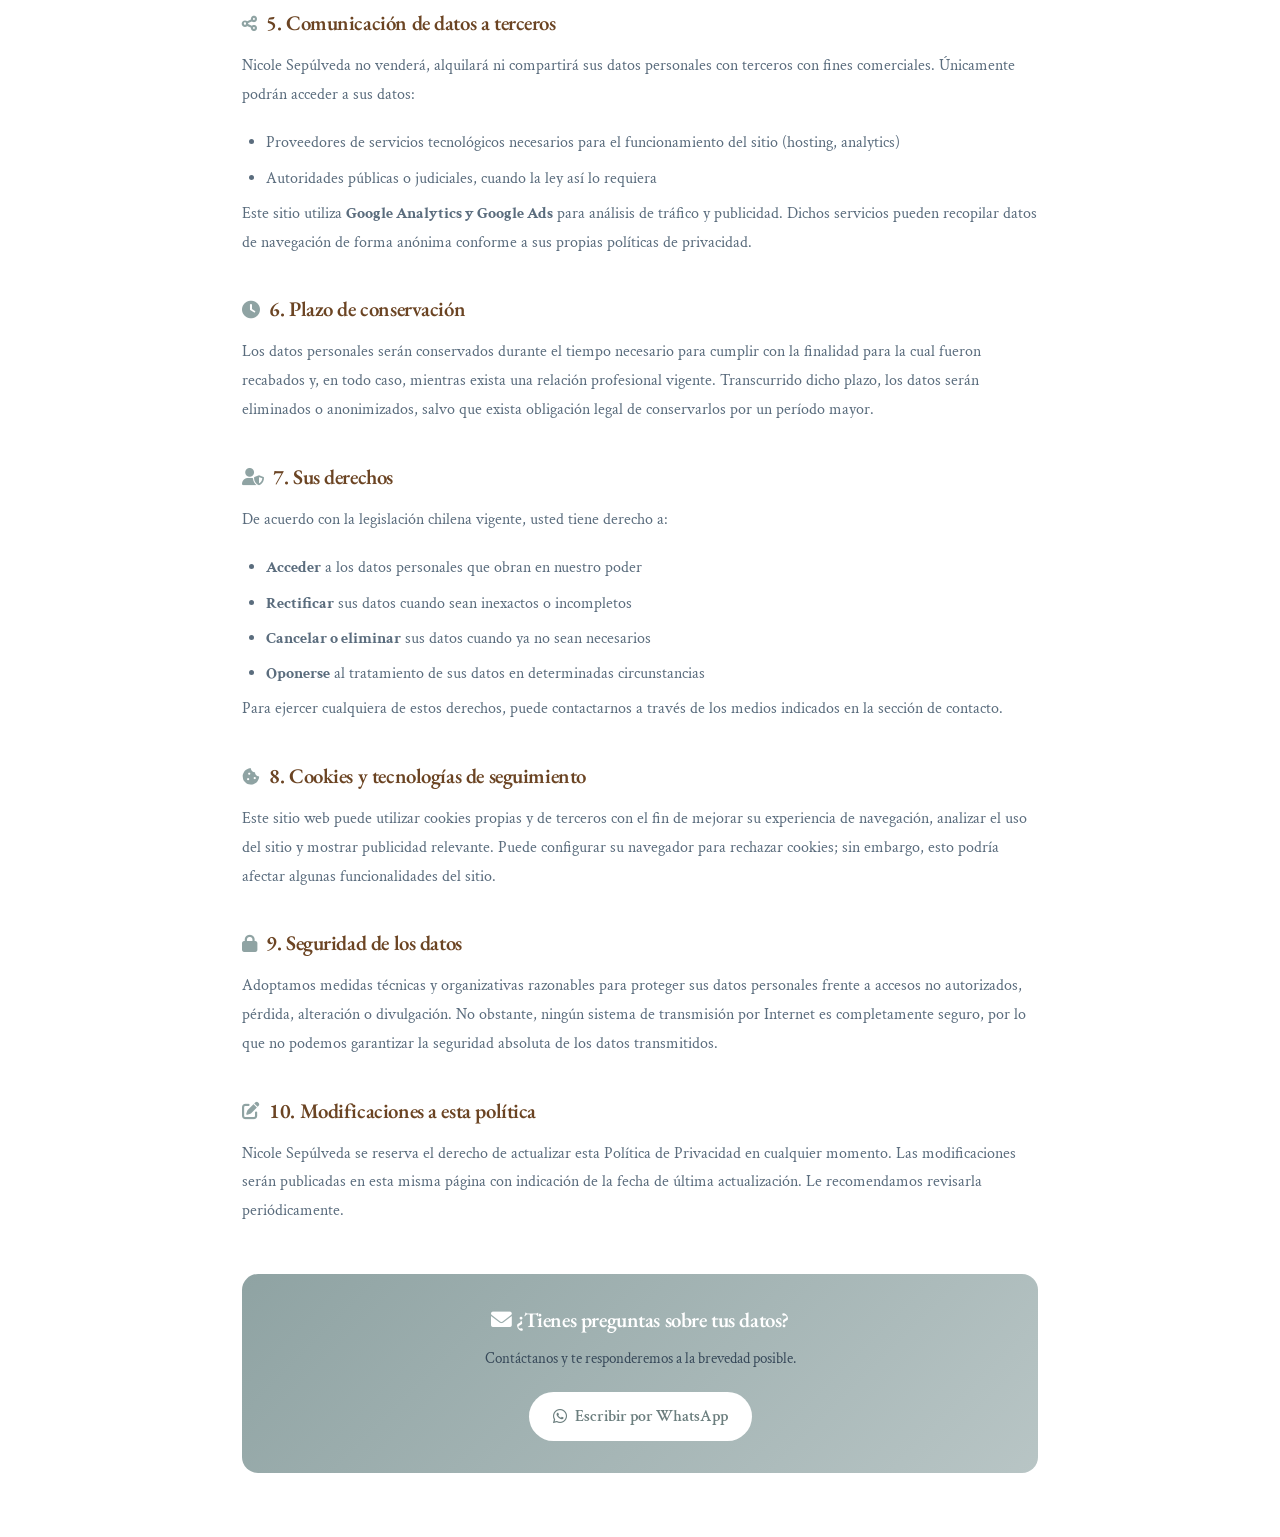
<file: politica-de-privacidad.html>
<!DOCTYPE html>
<html lang="es">
<head>
    <script async src="https://www.googletagmanager.com/gtag/js?id=AW-18172281210"></script>
    <script>
        window.dataLayer = window.dataLayer || [];
        function gtag(){dataLayer.push(arguments);}
        gtag('js', new Date());
        gtag('config', 'AW-18172281210');
    </script>
    <meta charset="UTF-8">
    <meta name="viewport" content="width=device-width, initial-scale=1.0">
    <title>Política de Privacidad | Nicole Sepúlveda - Abogada</title>
    <meta name="description" content="Política de privacidad de Nicole Sepúlveda, abogada laboralista en Linares. Conoce cómo tratamos y protegemos tus datos personales.">
    <meta name="robots" content="index, follow">
    <link rel="canonical" href="https://abogadasepulveda.cl/politica-de-privacidad.html">
    <link rel="icon" type="image/jpeg" href="assets/images/icon.jpeg">
    <link rel="stylesheet" href="styles.css">
    <link href="https://fonts.googleapis.com/css2?family=EB+Garamond:wght@400;500;600;700;800&family=Crimson+Text:wght@400;600;700&display=swap" rel="stylesheet">
    <link rel="stylesheet" href="https://cdnjs.cloudflare.com/ajax/libs/font-awesome/6.0.0/css/all.min.css">
    <style>
        .legal-page {
            max-width: 860px;
            margin: 0 auto;
            padding: 6rem 2rem 4rem;
        }
        .legal-header {
            text-align: center;
            margin-bottom: 3rem;
            padding-bottom: 2rem;
            border-bottom: 2px solid var(--light-sage);
        }
        .legal-header .icon-badge {
            display: inline-flex;
            align-items: center;
            justify-content: center;
            width: 64px;
            height: 64px;
            background: linear-gradient(135deg, var(--sage-green), var(--dark-sage));
            border-radius: 50%;
            margin-bottom: 1.2rem;
        }
        .legal-header .icon-badge i {
            font-size: 1.8rem;
            color: white;
        }
        .legal-header h1 {
            font-size: 2.2rem;
            color: var(--text-dark);
            margin-bottom: 0.5rem;
        }
        .legal-header .last-updated {
            font-size: 0.9rem;
            color: var(--text-muted);
        }
        .legal-section {
            margin-bottom: 2.5rem;
        }
        .legal-section h2 {
            font-size: 1.3rem;
            color: var(--dark-brown);
            margin-bottom: 1rem;
            display: flex;
            align-items: center;
            gap: 0.6rem;
        }
        .legal-section h2 i {
            color: var(--sage-green);
            font-size: 1.1rem;
        }
        .legal-section p, .legal-section li {
            color: var(--text-light);
            line-height: 1.8;
            font-size: 1rem;
        }
        .legal-section ul {
            padding-left: 1.5rem;
            margin-top: 0.5rem;
        }
        .legal-section ul li {
            margin-bottom: 0.4rem;
        }
        .contact-box {
            background: linear-gradient(135deg, var(--sage-green) 0%, var(--light-sage) 100%);
            border-radius: var(--radius-lg);
            padding: 2rem;
            text-align: center;
            color: white;
            margin-top: 3rem;
        }
        .contact-box h3 {
            font-size: 1.3rem;
            margin-bottom: 0.8rem;
        }
        .contact-box p {
            font-size: 0.95rem;
            opacity: 0.9;
            margin-bottom: 1.2rem;
        }
        .contact-box a {
            display: inline-flex;
            align-items: center;
            gap: 0.5rem;
            background: white;
            color: var(--dark-sage);
            padding: 0.7rem 1.5rem;
            border-radius: var(--radius-full);
            font-weight: 600;
            text-decoration: none;
            transition: var(--transition-smooth);
        }
        .contact-box a:hover {
            background: var(--cream-white);
            transform: translateY(-2px);
        }
        .back-link {
            display: inline-flex;
            align-items: center;
            gap: 0.5rem;
            color: var(--sage-green);
            text-decoration: none;
            font-weight: 600;
            margin-bottom: 2rem;
            transition: var(--transition-fast);
        }
        .back-link:hover {
            color: var(--dark-sage);
        }
    </style>
</head>
<body>
    <nav class="navigation">
        <div class="nav-container">
            <div class="nav-brand">
                <i class="fas fa-balance-scale"></i>
                <span>Nicole Sepúlveda</span>
            </div>
            <div class="nav-toggle" id="nav-toggle">
                <span class="bar"></span>
                <span class="bar"></span>
                <span class="bar"></span>
            </div>
            <ul class="nav-menu" id="nav-menu">
                <li class="nav-item"><a href="index.html#inicio" class="nav-link"><i class="fas fa-home"></i> Inicio</a></li>
                <li class="nav-item"><a href="index.html#servicios" class="nav-link"><i class="fas fa-briefcase"></i> Servicios</a></li>
                <li class="nav-item"><a href="index.html#sobre-mi" class="nav-link"><i class="fas fa-user"></i> Sobre mí</a></li>
                <li class="nav-item"><a href="index.html#resenas" class="nav-link"><i class="fas fa-star"></i> Reseñas</a></li>
                <li class="nav-item"><a href="index.html#preguntas-frecuentes" class="nav-link"><i class="fas fa-question-circle"></i> FAQ</a></li>
            </ul>
        </div>
    </nav>

    <div class="container">
        <div class="legal-page">
            <a href="index.html" class="back-link"><i class="fas fa-arrow-left"></i> Volver al inicio</a>

            <div class="legal-header">
                <div class="icon-badge"><i class="fas fa-shield-alt"></i></div>
                <h1>Política de Privacidad</h1>
                <p class="last-updated">Última actualización: junio de 2026</p>
            </div>

            <div class="legal-section">
                <h2><i class="fas fa-info-circle"></i> 1. Responsable del tratamiento</h2>
                <p>El responsable del tratamiento de los datos personales recabados a través del sitio web <strong>abogadasepulveda.cl</strong> es:</p>
                <ul>
                    <li><strong>Nombre:</strong> Nicole Andrea Sepúlveda Sepúlveda</li>
                    <li><strong>Profesión:</strong> Abogada</li>
                    <li><strong>Domicilio profesional:</strong> Linares, Región del Maule, Chile</li>
                    <li><strong>Correo electrónico:</strong> nicole@abogadasepulveda.cl</li>
                </ul>
            </div>

            <div class="legal-section">
                <h2><i class="fas fa-database"></i> 2. Datos que recopilamos</h2>
                <p>Al interactuar con este sitio web, podemos recopilar los siguientes datos de carácter personal:</p>
                <ul>
                    <li>Nombre completo</li>
                    <li>Número de teléfono o WhatsApp</li>
                    <li>Correo electrónico</li>
                    <li>Descripción general de su situación o consulta legal</li>
                    <li>Datos de navegación (a través de Google Analytics / Google Ads)</li>
                </ul>
            </div>

            <div class="legal-section">
                <h2><i class="fas fa-bullseye"></i> 3. Finalidad del tratamiento</h2>
                <p>Los datos personales que usted proporciona serán utilizados con las siguientes finalidades:</p>
                <ul>
                    <li>Atender y gestionar su consulta o solicitud de asesoría legal</li>
                    <li>Contactarle para coordinar una reunión o consulta</li>
                    <li>Enviar información relevante sobre los servicios jurídicos prestados, cuando así lo haya solicitado</li>
                    <li>Cumplir con obligaciones legales aplicables</li>
                    <li>Mejorar los contenidos y la experiencia del sitio web</li>
                </ul>
            </div>

            <div class="legal-section">
                <h2><i class="fas fa-handshake"></i> 4. Base legal del tratamiento</h2>
                <p>El tratamiento de sus datos se basa en:</p>
                <ul>
                    <li><strong>Consentimiento:</strong> cuando usted nos contacta voluntariamente y nos proporciona sus datos</li>
                    <li><strong>Interés legítimo:</strong> para la gestión de la relación profesional y la prestación de servicios jurídicos</li>
                    <li><strong>Obligación legal:</strong> cuando la ley exige conservar cierta información</li>
                </ul>
                <p>El tratamiento de datos en Chile se rige por la <strong>Ley N.º 19.628 sobre Protección de la Vida Privada</strong> y sus modificaciones.</p>
            </div>

            <div class="legal-section">
                <h2><i class="fas fa-share-alt"></i> 5. Comunicación de datos a terceros</h2>
                <p>Nicole Sepúlveda no venderá, alquilará ni compartirá sus datos personales con terceros con fines comerciales. Únicamente podrán acceder a sus datos:</p>
                <ul>
                    <li>Proveedores de servicios tecnológicos necesarios para el funcionamiento del sitio (hosting, analytics)</li>
                    <li>Autoridades públicas o judiciales, cuando la ley así lo requiera</li>
                </ul>
                <p>Este sitio utiliza <strong>Google Analytics y Google Ads</strong> para análisis de tráfico y publicidad. Dichos servicios pueden recopilar datos de navegación de forma anónima conforme a sus propias políticas de privacidad.</p>
            </div>

            <div class="legal-section">
                <h2><i class="fas fa-clock"></i> 6. Plazo de conservación</h2>
                <p>Los datos personales serán conservados durante el tiempo necesario para cumplir con la finalidad para la cual fueron recabados y, en todo caso, mientras exista una relación profesional vigente. Transcurrido dicho plazo, los datos serán eliminados o anonimizados, salvo que exista obligación legal de conservarlos por un período mayor.</p>
            </div>

            <div class="legal-section">
                <h2><i class="fas fa-user-shield"></i> 7. Sus derechos</h2>
                <p>De acuerdo con la legislación chilena vigente, usted tiene derecho a:</p>
                <ul>
                    <li><strong>Acceder</strong> a los datos personales que obran en nuestro poder</li>
                    <li><strong>Rectificar</strong> sus datos cuando sean inexactos o incompletos</li>
                    <li><strong>Cancelar o eliminar</strong> sus datos cuando ya no sean necesarios</li>
                    <li><strong>Oponerse</strong> al tratamiento de sus datos en determinadas circunstancias</li>
                </ul>
                <p>Para ejercer cualquiera de estos derechos, puede contactarnos a través de los medios indicados en la sección de contacto.</p>
            </div>

            <div class="legal-section">
                <h2><i class="fas fa-cookie-bite"></i> 8. Cookies y tecnologías de seguimiento</h2>
                <p>Este sitio web puede utilizar cookies propias y de terceros con el fin de mejorar su experiencia de navegación, analizar el uso del sitio y mostrar publicidad relevante. Puede configurar su navegador para rechazar cookies; sin embargo, esto podría afectar algunas funcionalidades del sitio.</p>
            </div>

            <div class="legal-section">
                <h2><i class="fas fa-lock"></i> 9. Seguridad de los datos</h2>
                <p>Adoptamos medidas técnicas y organizativas razonables para proteger sus datos personales frente a accesos no autorizados, pérdida, alteración o divulgación. No obstante, ningún sistema de transmisión por Internet es completamente seguro, por lo que no podemos garantizar la seguridad absoluta de los datos transmitidos.</p>
            </div>

            <div class="legal-section">
                <h2><i class="fas fa-edit"></i> 10. Modificaciones a esta política</h2>
                <p>Nicole Sepúlveda se reserva el derecho de actualizar esta Política de Privacidad en cualquier momento. Las modificaciones serán publicadas en esta misma página con indicación de la fecha de última actualización. Le recomendamos revisarla periódicamente.</p>
            </div>

            <div class="contact-box">
                <h3><i class="fas fa-envelope"></i> ¿Tienes preguntas sobre tus datos?</h3>
                <p>Contáctanos y te responderemos a la brevedad posible.</p>
                <a href="https://wa.me/56940608656" target="_blank" rel="noopener noreferrer">
                    <i class="fab fa-whatsapp"></i> Escribir por WhatsApp
                </a>
            </div>
        </div>
    </div>

    <script>
        const navToggle = document.getElementById('nav-toggle');
        const navMenu = document.getElementById('nav-menu');
        navToggle.addEventListener('click', () => {
            navMenu.classList.toggle('active');
            navToggle.classList.toggle('active');
        });
    </script>
</body>
</html>
</file>
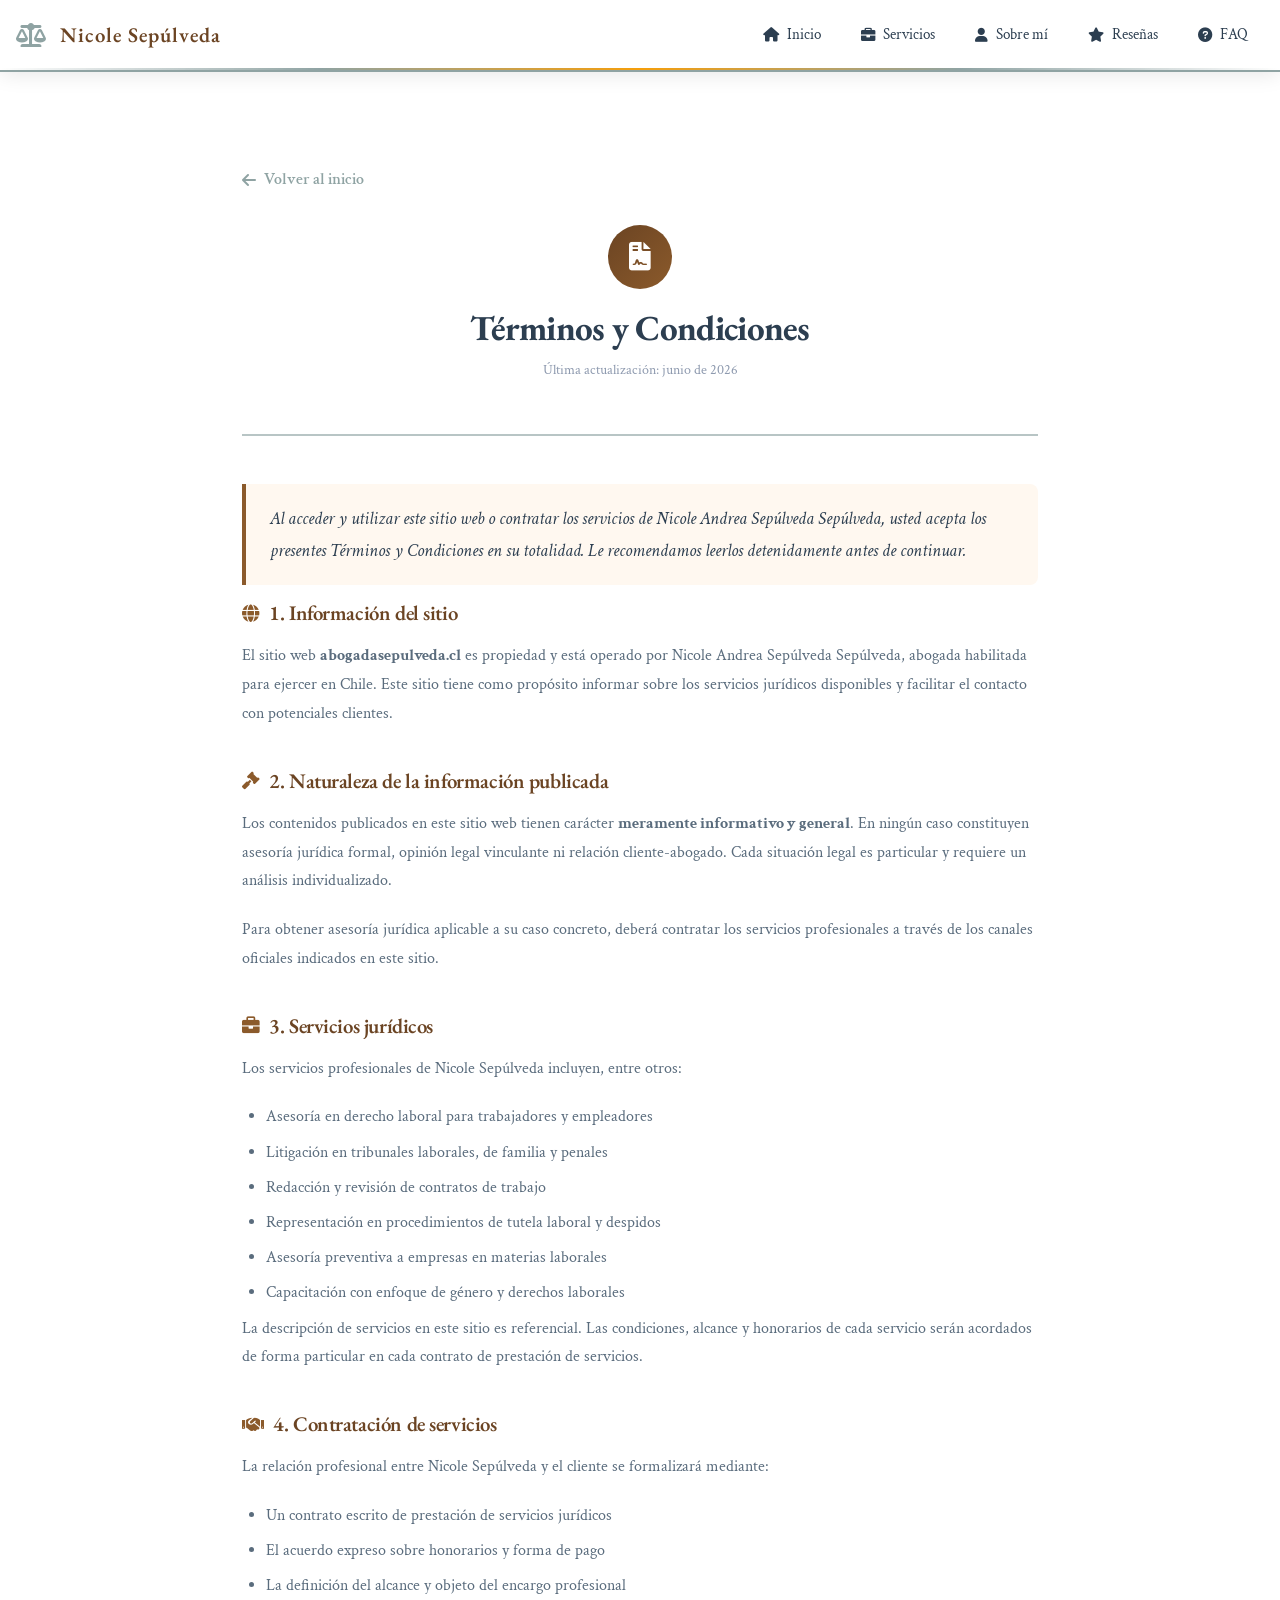
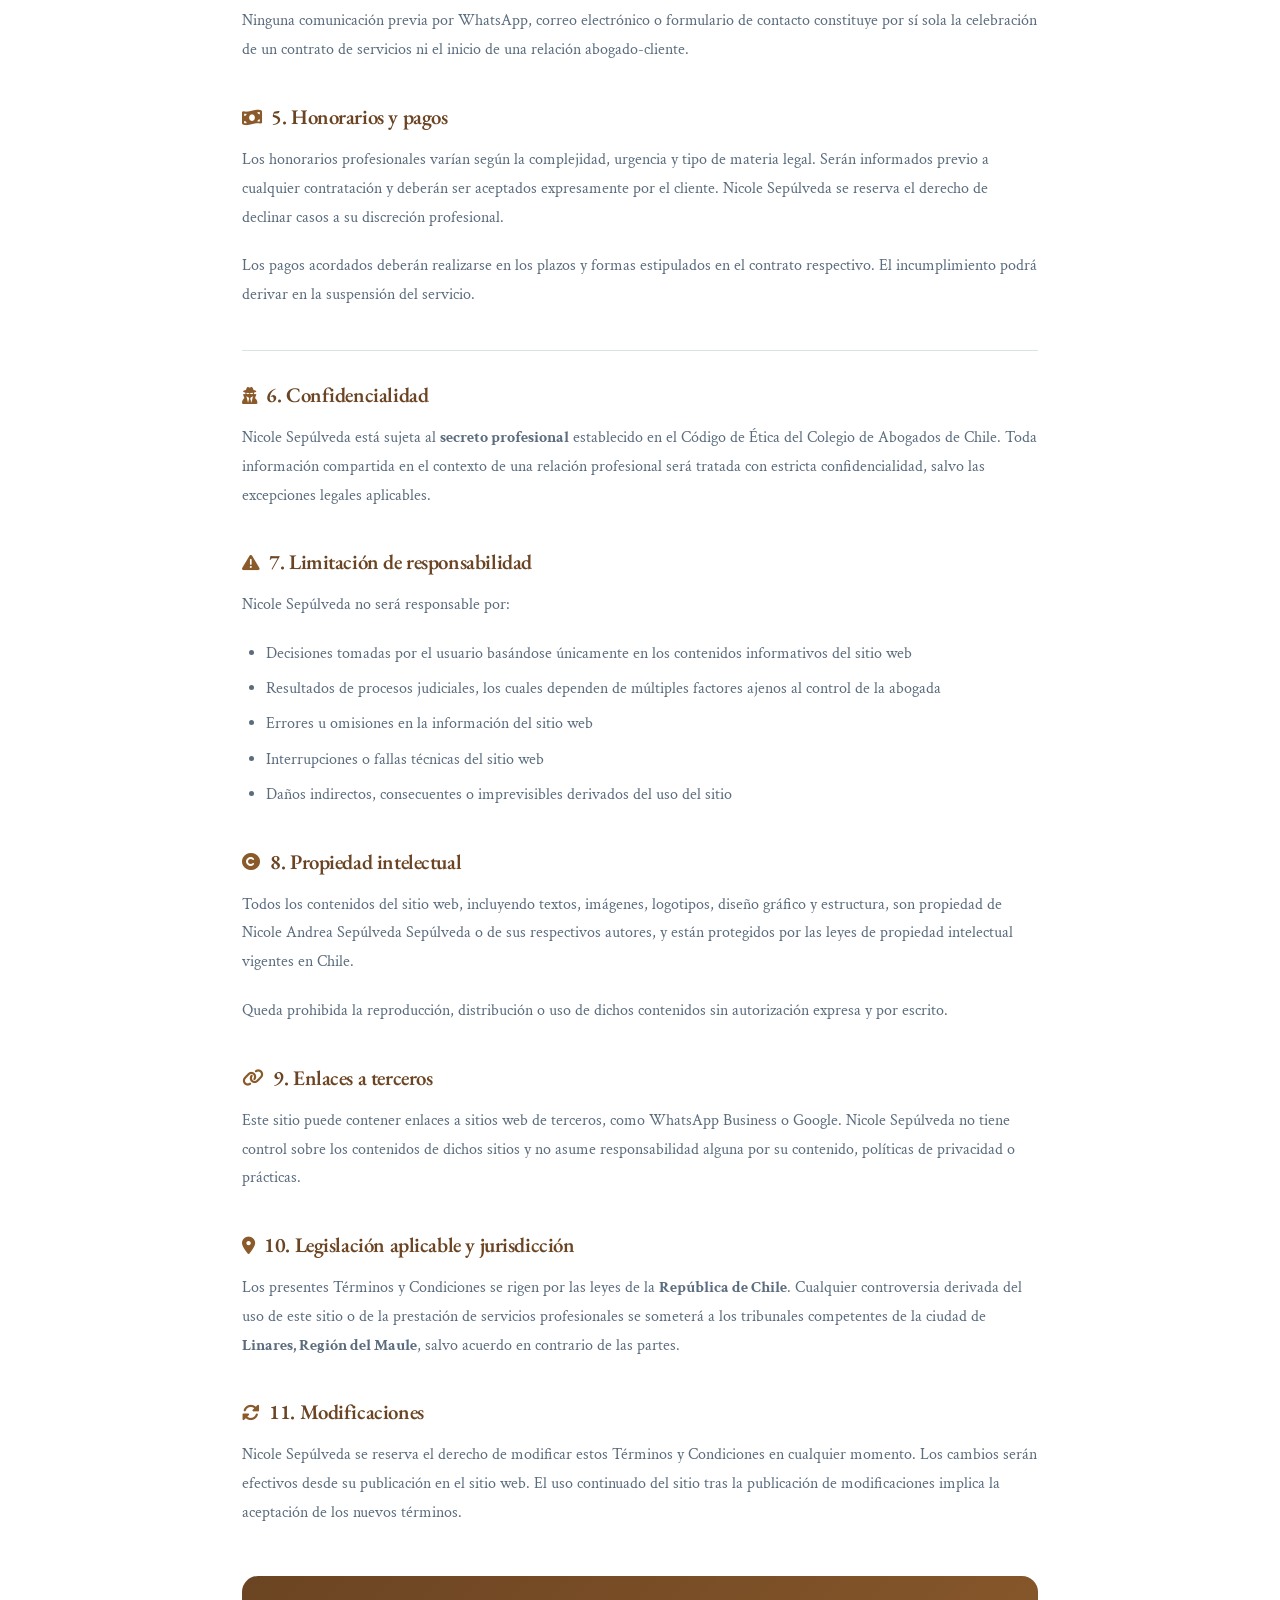
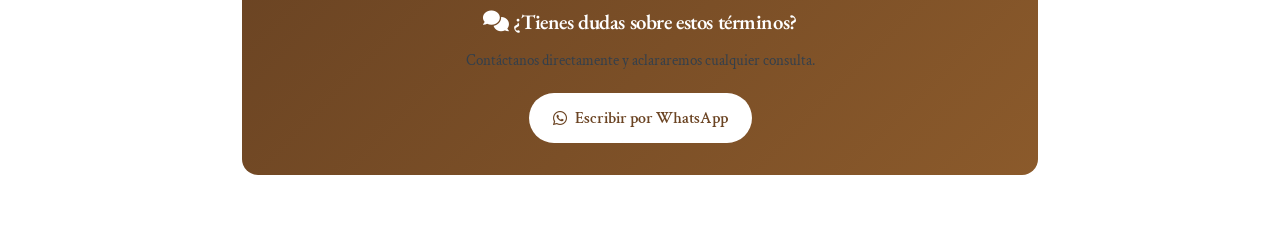
<file: terminos-y-condiciones.html>
<!DOCTYPE html>
<html lang="es">
<head>
    <script async src="https://www.googletagmanager.com/gtag/js?id=AW-18172281210"></script>
    <script>
        window.dataLayer = window.dataLayer || [];
        function gtag(){dataLayer.push(arguments);}
        gtag('js', new Date());
        gtag('config', 'AW-18172281210');
    </script>
    <meta charset="UTF-8">
    <meta name="viewport" content="width=device-width, initial-scale=1.0">
    <title>Términos y Condiciones | Nicole Sepúlveda - Abogada</title>
    <meta name="description" content="Términos y condiciones de uso del sitio web y los servicios jurídicos de Nicole Sepúlveda, abogada laboralista en Linares, Chile.">
    <meta name="robots" content="index, follow">
    <link rel="canonical" href="https://abogadasepulveda.cl/terminos-y-condiciones.html">
    <link rel="icon" type="image/jpeg" href="assets/images/icon.jpeg">
    <link rel="stylesheet" href="styles.css">
    <link href="https://fonts.googleapis.com/css2?family=EB+Garamond:wght@400;500;600;700;800&family=Crimson+Text:wght@400;600;700&display=swap" rel="stylesheet">
    <link rel="stylesheet" href="https://cdnjs.cloudflare.com/ajax/libs/font-awesome/6.0.0/css/all.min.css">
    <style>
        .legal-page {
            max-width: 860px;
            margin: 0 auto;
            padding: 6rem 2rem 4rem;
        }
        .legal-header {
            text-align: center;
            margin-bottom: 3rem;
            padding-bottom: 2rem;
            border-bottom: 2px solid var(--light-sage);
        }
        .legal-header .icon-badge {
            display: inline-flex;
            align-items: center;
            justify-content: center;
            width: 64px;
            height: 64px;
            background: linear-gradient(135deg, var(--dark-brown), var(--accent-brown));
            border-radius: 50%;
            margin-bottom: 1.2rem;
        }
        .legal-header .icon-badge i {
            font-size: 1.8rem;
            color: white;
        }
        .legal-header h1 {
            font-size: 2.2rem;
            color: var(--text-dark);
            margin-bottom: 0.5rem;
        }
        .legal-header .last-updated {
            font-size: 0.9rem;
            color: var(--text-muted);
        }
        .legal-section {
            margin-bottom: 2.5rem;
        }
        .legal-section h2 {
            font-size: 1.3rem;
            color: var(--dark-brown);
            margin-bottom: 1rem;
            display: flex;
            align-items: center;
            gap: 0.6rem;
        }
        .legal-section h2 i {
            color: var(--accent-brown);
            font-size: 1.1rem;
        }
        .legal-section p, .legal-section li {
            color: var(--text-light);
            line-height: 1.8;
            font-size: 1rem;
        }
        .legal-section ul {
            padding-left: 1.5rem;
            margin-top: 0.5rem;
        }
        .legal-section ul li {
            margin-bottom: 0.4rem;
        }
        .highlight-box {
            background: #FFF8F0;
            border-left: 4px solid var(--accent-brown);
            padding: 1.2rem 1.5rem;
            border-radius: 0 var(--radius-sm) var(--radius-sm) 0;
            margin: 1rem 0;
        }
        .highlight-box p {
            margin: 0;
            font-style: italic;
        }
        .contact-box {
            background: linear-gradient(135deg, var(--dark-brown) 0%, var(--accent-brown) 100%);
            border-radius: var(--radius-lg);
            padding: 2rem;
            text-align: center;
            color: white;
            margin-top: 3rem;
        }
        .contact-box h3 {
            font-size: 1.3rem;
            margin-bottom: 0.8rem;
        }
        .contact-box p {
            font-size: 0.95rem;
            opacity: 0.9;
            margin-bottom: 1.2rem;
        }
        .contact-box a {
            display: inline-flex;
            align-items: center;
            gap: 0.5rem;
            background: white;
            color: var(--dark-brown);
            padding: 0.7rem 1.5rem;
            border-radius: var(--radius-full);
            font-weight: 600;
            text-decoration: none;
            transition: var(--transition-smooth);
        }
        .contact-box a:hover {
            background: var(--cream-white);
            transform: translateY(-2px);
        }
        .back-link {
            display: inline-flex;
            align-items: center;
            gap: 0.5rem;
            color: var(--sage-green);
            text-decoration: none;
            font-weight: 600;
            margin-bottom: 2rem;
            transition: var(--transition-fast);
        }
        .back-link:hover {
            color: var(--dark-sage);
        }
        .divider {
            border: none;
            border-top: 1px solid var(--light-sage);
            margin: 2rem 0;
            opacity: 0.5;
        }
    </style>
</head>
<body>
    <nav class="navigation">
        <div class="nav-container">
            <div class="nav-brand">
                <i class="fas fa-balance-scale"></i>
                <span>Nicole Sepúlveda</span>
            </div>
            <div class="nav-toggle" id="nav-toggle">
                <span class="bar"></span>
                <span class="bar"></span>
                <span class="bar"></span>
            </div>
            <ul class="nav-menu" id="nav-menu">
                <li class="nav-item"><a href="index.html#inicio" class="nav-link"><i class="fas fa-home"></i> Inicio</a></li>
                <li class="nav-item"><a href="index.html#servicios" class="nav-link"><i class="fas fa-briefcase"></i> Servicios</a></li>
                <li class="nav-item"><a href="index.html#sobre-mi" class="nav-link"><i class="fas fa-user"></i> Sobre mí</a></li>
                <li class="nav-item"><a href="index.html#resenas" class="nav-link"><i class="fas fa-star"></i> Reseñas</a></li>
                <li class="nav-item"><a href="index.html#preguntas-frecuentes" class="nav-link"><i class="fas fa-question-circle"></i> FAQ</a></li>
            </ul>
        </div>
    </nav>

    <div class="container">
        <div class="legal-page">
            <a href="index.html" class="back-link"><i class="fas fa-arrow-left"></i> Volver al inicio</a>

            <div class="legal-header">
                <div class="icon-badge"><i class="fas fa-file-contract"></i></div>
                <h1>Términos y Condiciones</h1>
                <p class="last-updated">Última actualización: junio de 2026</p>
            </div>

            <div class="highlight-box">
                <p>Al acceder y utilizar este sitio web o contratar los servicios de Nicole Andrea Sepúlveda Sepúlveda, usted acepta los presentes Términos y Condiciones en su totalidad. Le recomendamos leerlos detenidamente antes de continuar.</p>
            </div>

            <div class="legal-section">
                <h2><i class="fas fa-globe"></i> 1. Información del sitio</h2>
                <p>El sitio web <strong>abogadasepulveda.cl</strong> es propiedad y está operado por Nicole Andrea Sepúlveda Sepúlveda, abogada habilitada para ejercer en Chile. Este sitio tiene como propósito informar sobre los servicios jurídicos disponibles y facilitar el contacto con potenciales clientes.</p>
            </div>

            <div class="legal-section">
                <h2><i class="fas fa-gavel"></i> 2. Naturaleza de la información publicada</h2>
                <p>Los contenidos publicados en este sitio web tienen carácter <strong>meramente informativo y general</strong>. En ningún caso constituyen asesoría jurídica formal, opinión legal vinculante ni relación cliente-abogado. Cada situación legal es particular y requiere un análisis individualizado.</p>
                <p>Para obtener asesoría jurídica aplicable a su caso concreto, deberá contratar los servicios profesionales a través de los canales oficiales indicados en este sitio.</p>
            </div>

            <div class="legal-section">
                <h2><i class="fas fa-briefcase"></i> 3. Servicios jurídicos</h2>
                <p>Los servicios profesionales de Nicole Sepúlveda incluyen, entre otros:</p>
                <ul>
                    <li>Asesoría en derecho laboral para trabajadores y empleadores</li>
                    <li>Litigación en tribunales laborales, de familia y penales</li>
                    <li>Redacción y revisión de contratos de trabajo</li>
                    <li>Representación en procedimientos de tutela laboral y despidos</li>
                    <li>Asesoría preventiva a empresas en materias laborales</li>
                    <li>Capacitación con enfoque de género y derechos laborales</li>
                </ul>
                <p>La descripción de servicios en este sitio es referencial. Las condiciones, alcance y honorarios de cada servicio serán acordados de forma particular en cada contrato de prestación de servicios.</p>
            </div>

            <div class="legal-section">
                <h2><i class="fas fa-handshake"></i> 4. Contratación de servicios</h2>
                <p>La relación profesional entre Nicole Sepúlveda y el cliente se formalizará mediante:</p>
                <ul>
                    <li>Un contrato escrito de prestación de servicios jurídicos</li>
                    <li>El acuerdo expreso sobre honorarios y forma de pago</li>
                    <li>La definición del alcance y objeto del encargo profesional</li>
                </ul>
                <p>Ninguna comunicación previa por WhatsApp, correo electrónico o formulario de contacto constituye por sí sola la celebración de un contrato de servicios ni el inicio de una relación abogado-cliente.</p>
            </div>

            <div class="legal-section">
                <h2><i class="fas fa-money-bill-wave"></i> 5. Honorarios y pagos</h2>
                <p>Los honorarios profesionales varían según la complejidad, urgencia y tipo de materia legal. Serán informados previo a cualquier contratación y deberán ser aceptados expresamente por el cliente. Nicole Sepúlveda se reserva el derecho de declinar casos a su discreción profesional.</p>
                <p>Los pagos acordados deberán realizarse en los plazos y formas estipulados en el contrato respectivo. El incumplimiento podrá derivar en la suspensión del servicio.</p>
            </div>

            <hr class="divider">

            <div class="legal-section">
                <h2><i class="fas fa-user-secret"></i> 6. Confidencialidad</h2>
                <p>Nicole Sepúlveda está sujeta al <strong>secreto profesional</strong> establecido en el Código de Ética del Colegio de Abogados de Chile. Toda información compartida en el contexto de una relación profesional será tratada con estricta confidencialidad, salvo las excepciones legales aplicables.</p>
            </div>

            <div class="legal-section">
                <h2><i class="fas fa-exclamation-triangle"></i> 7. Limitación de responsabilidad</h2>
                <p>Nicole Sepúlveda no será responsable por:</p>
                <ul>
                    <li>Decisiones tomadas por el usuario basándose únicamente en los contenidos informativos del sitio web</li>
                    <li>Resultados de procesos judiciales, los cuales dependen de múltiples factores ajenos al control de la abogada</li>
                    <li>Errores u omisiones en la información del sitio web</li>
                    <li>Interrupciones o fallas técnicas del sitio web</li>
                    <li>Daños indirectos, consecuentes o imprevisibles derivados del uso del sitio</li>
                </ul>
            </div>

            <div class="legal-section">
                <h2><i class="fas fa-copyright"></i> 8. Propiedad intelectual</h2>
                <p>Todos los contenidos del sitio web, incluyendo textos, imágenes, logotipos, diseño gráfico y estructura, son propiedad de Nicole Andrea Sepúlveda Sepúlveda o de sus respectivos autores, y están protegidos por las leyes de propiedad intelectual vigentes en Chile.</p>
                <p>Queda prohibida la reproducción, distribución o uso de dichos contenidos sin autorización expresa y por escrito.</p>
            </div>

            <div class="legal-section">
                <h2><i class="fas fa-link"></i> 9. Enlaces a terceros</h2>
                <p>Este sitio puede contener enlaces a sitios web de terceros, como WhatsApp Business o Google. Nicole Sepúlveda no tiene control sobre los contenidos de dichos sitios y no asume responsabilidad alguna por su contenido, políticas de privacidad o prácticas.</p>
            </div>

            <div class="legal-section">
                <h2><i class="fas fa-map-marker-alt"></i> 10. Legislación aplicable y jurisdicción</h2>
                <p>Los presentes Términos y Condiciones se rigen por las leyes de la <strong>República de Chile</strong>. Cualquier controversia derivada del uso de este sitio o de la prestación de servicios profesionales se someterá a los tribunales competentes de la ciudad de <strong>Linares, Región del Maule</strong>, salvo acuerdo en contrario de las partes.</p>
            </div>

            <div class="legal-section">
                <h2><i class="fas fa-sync-alt"></i> 11. Modificaciones</h2>
                <p>Nicole Sepúlveda se reserva el derecho de modificar estos Términos y Condiciones en cualquier momento. Los cambios serán efectivos desde su publicación en el sitio web. El uso continuado del sitio tras la publicación de modificaciones implica la aceptación de los nuevos términos.</p>
            </div>

            <div class="contact-box">
                <h3><i class="fas fa-comments"></i> ¿Tienes dudas sobre estos términos?</h3>
                <p>Contáctanos directamente y aclararemos cualquier consulta.</p>
                <a href="https://wa.me/56940608656" target="_blank" rel="noopener noreferrer">
                    <i class="fab fa-whatsapp"></i> Escribir por WhatsApp
                </a>
            </div>
        </div>
    </div>

    <script>
        const navToggle = document.getElementById('nav-toggle');
        const navMenu = document.getElementById('nav-menu');
        navToggle.addEventListener('click', () => {
            navMenu.classList.toggle('active');
            navToggle.classList.toggle('active');
        });
    </script>
</body>
</html>
</file>
<file: styles.css>
/* Variables CSS mejoradas */
:root {
    --sage-green: #8FA3A3;
    --dark-brown: #6B4423;
    --cream-white: #F8F6F3;
    --light-sage: #B8C5C5;
    --dark-sage: #6B7E7E;
    --accent-brown: #8B5A2B;
    --text-dark: #2C3E50;
    --text-light: #5A6C7D;
    --text-muted: #8E9AAF;
    --shadow-color: rgba(107, 68, 35, 0.1);
    --encuadrado-blue: #4A90E2;
    --encuadrado-hover: #357ABD;
    --success-green: #10B981;
    --success-green-hover: #059669;
    --whatsapp-green: #25D366;
    --whatsapp-hover: #1DA851;
    --gold: #F59E0B;
    --gold-light: #FCD34D;

    /* Shadows */
    --shadow-sm: 0 2px 8px rgba(0, 0, 0, 0.08);
    --shadow-md: 0 4px 20px rgba(0, 0, 0, 0.12);
    --shadow-lg: 0 8px 32px rgba(0, 0, 0, 0.16);
    --shadow-xl: 0 16px 48px rgba(0, 0, 0, 0.20);

    /* Transitions */
    --transition-fast: 0.2s ease;
    --transition-smooth: 0.3s ease;
    --transition-slow: 0.5s ease;

    /* Border radius */
    --radius-sm: 8px;
    --radius-md: 12px;
    --radius-lg: 16px;
    --radius-xl: 24px;
    --radius-full: 50px;
}

/* New Hero and Interactive Styles */
/* Hero Section */
.hero-section {
    background: linear-gradient(135deg, var(--sage-green) 0%, var(--light-sage) 100%);
    padding: 4rem 2rem;
    margin: -70px -2rem 0 -2rem;
    color: white;
}

.hero-content {
    max-width: 1200px;
    margin: 0 auto;
}

.hero-question {
    text-align: center;
    margin-bottom: 3rem;
}

.hero-question h1 {
    font-size: 2.5rem;
    font-weight: 700;
    color: white;
    margin-bottom: 1rem;
}

.hero-profile {
    display: grid;
    grid-template-columns: 1fr 2fr;
    gap: 3rem;
    align-items: center;
}

.hero-info h2 {
    font-size: 1.8rem;
    margin-bottom: 1rem;
    color: white;
}

.highlight {
    color: var(--cream-white);
    font-weight: 800;
}

.hero-description {
    font-size: 1.2rem;
    margin-bottom: 2rem;
    color: white;
}

.rating-section {
    margin-bottom: 2rem;
    display: flex;
    align-items: center;
    gap: 1rem;
}

.rating-stars {
    display: flex;
    align-items: center;
    gap: 0.5rem;
}

.star {
    font-size: 1.2rem;
}

.rating-number {
    font-weight: bold;
    font-size: 1.1rem;
}

.rating-platform {
    font-weight: 600;
}

.rating-reviews {
    color: var(--cream-white);
}

.cta-text {
    font-size: 1.1rem;
    margin-bottom: 1.5rem;
    color: white;
}

.cta-btn-main {
    display: inline-flex;
    align-items: center;
    gap: 1rem;
    background: linear-gradient(135deg, var(--encuadrado-blue), var(--encuadrado-hover));
    color: white;
    padding: 1.25rem 2.5rem;
    border-radius: var(--radius-md);
    text-decoration: none;
    font-weight: 700;
    font-size: 1.2rem;
    transition: all var(--transition-smooth);
    box-shadow: var(--shadow-lg);
    position: relative;
    overflow: hidden;
    border: 2px solid transparent;
}

.cta-btn-main::before {
    content: '';
    position: absolute;
    top: 0;
    left: -100%;
    width: 100%;
    height: 100%;
    background: linear-gradient(90deg, transparent, rgba(255,255,255,0.3), transparent);
    transition: left 0.6s ease;
}

.cta-btn-main:hover::before {
    left: 100%;
}

.cta-btn-main:hover {
    background: linear-gradient(135deg, var(--success-green), var(--success-green-hover));
    transform: translateY(-4px) scale(1.05);
    box-shadow: var(--shadow-xl);
    border-color: rgba(255,255,255,0.3);
}

.cta-btn-main:hover i {
    transform: scale(1.2) rotate(15deg);
}

.cta-btn-main i {
    transition: all var(--transition-smooth);
}

.cta-btn-secondary {
    display: inline-flex;
    align-items: center;
    gap: 1rem;
    background: linear-gradient(135deg, var(--accent-brown), var(--dark-brown));
    color: white;
    padding: 1.25rem 2.5rem;
    border-radius: var(--radius-md);
    text-decoration: none;
    font-weight: 700;
    font-size: 1.2rem;
    transition: all var(--transition-smooth);
    box-shadow: var(--shadow-lg);
    position: relative;
    overflow: hidden;
    border: 2px solid transparent;
    margin-left: 1rem;
}

.cta-btn-secondary::before {
    content: '';
    position: absolute;
    top: 0;
    left: -100%;
    width: 100%;
    height: 100%;
    background: linear-gradient(90deg, transparent, rgba(255,255,255,0.3), transparent);
    transition: left 0.6s ease;
}

.cta-btn-secondary:hover::before {
    left: 100%;
}

.cta-btn-secondary:hover {
    background: linear-gradient(135deg, var(--dark-brown), var(--accent-brown));
    transform: translateY(-4px) scale(1.05);
    box-shadow: var(--shadow-xl);
    border-color: rgba(255,255,255,0.3);
}

.cta-btn-secondary:hover i {
    transform: scale(1.2) rotate(15deg);
}

.cta-btn-secondary i {
    transition: all var(--transition-smooth);
}

/* Value Proposition Section */
.value-proposition {
    background: linear-gradient(180deg, white 0%, #FAFBFB 100%);
    padding: 5rem 2rem;
    margin: 0 -2rem;
    position: relative;
}

.value-proposition::before {
    content: '';
    position: absolute;
    top: 0;
    left: 50%;
    transform: translateX(-50%);
    width: 80px;
    height: 4px;
    background: linear-gradient(90deg, var(--sage-green), var(--accent-brown));
    border-radius: 2px;
}

.container-content {
    max-width: 1200px;
    margin: 0 auto;
}

.value-proposition h3 {
    font-size: clamp(1.75rem, 4vw, 2.5rem);
    text-align: center;
    margin-bottom: 3rem;
    margin-top: 1rem;
    color: var(--dark-brown);
    font-weight: 700;
    letter-spacing: -0.02em;
}

.value-content {
    max-width: 800px;
    margin: 0 auto;
    text-align: center;
}

.value-content p {
    font-size: 1.2rem;
    line-height: 1.8;
    margin-bottom: 2rem;
    color: var(--text-dark);
}

.value-cta {
    font-weight: 600;
    font-size: 1.2rem;
    color: var(--dark-brown);
}

/* Services Section */
.services-section {
    background: linear-gradient(180deg, var(--cream-white) 0%, #F5F8F8 50%, white 100%);
    padding: 5rem 2rem;
    margin: 0 -2rem;
    position: relative;
}

.services-section::before {
    content: '';
    position: absolute;
    top: 0;
    left: 0;
    right: 0;
    height: 200px;
    background: radial-gradient(ellipse at center top, rgba(143, 163, 163, 0.1) 0%, transparent 70%);
    pointer-events: none;
}

.services-section h2 {
    font-size: 2.5rem;
    text-align: center;
    margin-bottom: 1rem;
    color: var(--dark-brown);
}

.services-subtitle {
    text-align: center;
    font-size: 1.3rem;
    color: var(--text-dark);
    margin-bottom: 3rem;
}

.services-grid {
    display: grid;
    grid-template-columns: repeat(auto-fit, minmax(350px, 1fr));
    gap: 2rem;
    margin-top: 3rem;
}

.service-card {
    background: white;
    padding: 2.5rem;
    border-radius: var(--radius-lg);
    box-shadow: var(--shadow-md);
    transition: all var(--transition-smooth);
    border: 2px solid transparent;
    position: relative;
    overflow: hidden;
}

.service-card::before {
    content: '';
    position: absolute;
    top: 0;
    left: -100%;
    width: 100%;
    height: 100%;
    background: linear-gradient(90deg, transparent, rgba(143, 163, 163, 0.1), transparent);
    transition: left 0.6s ease;
}

.service-card:hover::before {
    left: 100%;
}

.service-card:hover {
    transform: translateY(-8px) scale(1.02);
    box-shadow: var(--shadow-xl);
    border-color: var(--sage-green);
}

.service-icon {
    width: 70px;
    height: 70px;
    background: linear-gradient(135deg, var(--sage-green), var(--dark-sage));
    border-radius: 50%;
    display: flex;
    align-items: center;
    justify-content: center;
    margin-bottom: 2rem;
    position: relative;
    box-shadow: var(--shadow-md);
    transition: all var(--transition-smooth);
}

.service-icon::before {
    content: '';
    position: absolute;
    top: -2px;
    left: -2px;
    right: -2px;
    bottom: -2px;
    background: linear-gradient(135deg, var(--sage-green), var(--gold));
    border-radius: 50%;
    z-index: -1;
    opacity: 0;
    transition: opacity var(--transition-smooth);
}

.service-card:hover .service-icon::before {
    opacity: 1;
}

.service-card:hover .service-icon {
    transform: rotate(360deg) scale(1.1);
}

.service-icon i {
    font-size: 1.8rem;
    color: white;
}

.service-card h3 {
    font-size: 1.6rem;
    color: var(--dark-brown);
    margin-bottom: 1rem;
}

.service-description {
    font-size: 1rem;
    line-height: 1.6;
    margin-bottom: 1.5rem;
    color: var(--text-dark);
}

.service-cases {
    margin-bottom: 2rem;
}

.service-cases p {
    font-weight: 600;
    margin-bottom: 0.5rem;
    color: var(--dark-brown);
}

.service-cases ul {
    list-style: none;
    padding-left: 0;
}

.service-cases li {
    padding: 0.3rem 0;
    padding-left: 1.5rem;
    position: relative;
}

.service-cases li:before {
    content: "✓";
    position: absolute;
    left: 0;
    color: var(--sage-green);
    font-weight: bold;
}

.service-btn {
    display: inline-flex;
    align-items: center;
    gap: 0.8rem;
    background: linear-gradient(135deg, var(--encuadrado-blue), var(--encuadrado-hover));
    color: white;
    padding: 1rem 2rem;
    border-radius: var(--radius-full);
    text-decoration: none;
    font-weight: 600;
    transition: all var(--transition-smooth);
    box-shadow: var(--shadow-sm);
    position: relative;
    overflow: hidden;
}

.service-btn::before {
    content: '';
    position: absolute;
    top: 0;
    left: -100%;
    width: 100%;
    height: 100%;
    background: linear-gradient(90deg, transparent, rgba(255,255,255,0.2), transparent);
    transition: left 0.5s ease;
}

.service-btn:hover::before {
    left: 100%;
}

.service-btn:hover {
    background: linear-gradient(135deg, var(--encuadrado-hover), var(--sage-green));
    transform: translateY(-2px);
    box-shadow: var(--shadow-lg);
}

.service-btn:hover i {
    transform: translateX(3px);
}

.service-btn i {
    transition: transform var(--transition-smooth);
}

/* About Section */
.about-section {
    background: linear-gradient(135deg, white 0%, #FAFBFB 100%);
    padding: 5rem 2rem;
    margin: 0 -2rem;
    position: relative;
}

.about-section::after {
    content: '';
    position: absolute;
    bottom: 0;
    left: 50%;
    transform: translateX(-50%);
    width: 60px;
    height: 3px;
    background: linear-gradient(90deg, var(--sage-green), var(--gold));
    border-radius: 2px;
}

.about-section h2 {
    font-size: 2.5rem;
    text-align: center;
    margin-bottom: 2rem;
    color: var(--dark-brown);
}

.about-text p {
    font-size: 1.2rem;
    line-height: 1.8;
    margin-bottom: 1.5rem;
    text-align: center;
    color: var(--text-dark);
}

/* Reviews Section */
.reviews-section {
    background: linear-gradient(180deg, #F5F8F8 0%, var(--cream-white) 50%, #F9FAFA 100%);
    padding: 5rem 2rem;
    margin: 0 -2rem;
    position: relative;
}

.reviews-section::before {
    content: '';
    position: absolute;
    top: 0;
    left: 50%;
    transform: translateX(-50%);
    width: 100px;
    height: 4px;
    background: linear-gradient(90deg, var(--gold), var(--sage-green), var(--gold));
    border-radius: 2px;
}

.reviews-section h2 {
    font-size: 2.5rem;
    text-align: center;
    margin-bottom: 1rem;
    color: var(--dark-brown);
}

.reviews-subtitle {
    text-align: center;
    font-size: 1.3rem;
    color: var(--text-dark);
    margin-bottom: 2rem;
}

.rating-header {
    text-align: center;
    margin-bottom: 3rem;
}

.rating-display {
    display: flex;
    align-items: center;
    justify-content: center;
    gap: 1rem;
    margin-bottom: 0.8rem;
    padding: 1rem 2rem;
    background: linear-gradient(135deg, rgba(245, 158, 11, 0.1), rgba(255, 255, 255, 0.3));
    border-radius: var(--radius-full);
    border: 1px solid rgba(245, 158, 11, 0.2);
    box-shadow: var(--shadow-sm);
    backdrop-filter: blur(10px);
    max-width: 300px;
    margin: 0 auto 1rem;
}

.star-large {
    font-size: 2rem;
}

.rating-number-large {
    font-size: 1.8rem;
    font-weight: bold;
    color: var(--dark-brown);
}

.rating-platform-large {
    font-size: 1.3rem;
    font-weight: 600;
    color: var(--dark-brown);
}

.rating-count {
    color: var(--text-dark);
    font-size: 1.1rem;
}

.testimonials-grid {
    display: grid;
    grid-template-columns: repeat(auto-fit, minmax(300px, 1fr));
    gap: 2rem;
}

.testimonial-card {
    background: white;
    padding: 2.5rem;
    border-radius: var(--radius-lg);
    box-shadow: var(--shadow-md);
    text-align: center;
    transition: all var(--transition-smooth);
    position: relative;
    border: 1px solid rgba(143, 163, 163, 0.1);
}

.testimonial-card::before {
    content: '"';
    position: absolute;
    top: -10px;
    left: 20px;
    font-size: 4rem;
    color: var(--sage-green);
    opacity: 0.3;
    font-family: 'EB Garamond', serif;
    line-height: 1;
}

.testimonial-card:hover {
    transform: translateY(-5px);
    box-shadow: var(--shadow-lg);
    border-color: var(--sage-green);
}

.testimonial-card .stars {
    margin-bottom: 1rem;
    font-size: 1.2rem;
}

.testimonial-card p {
    font-style: italic;
    font-size: 1.1rem;
    color: var(--text-dark);
}

/* FAQ Section */
.faq-section {
    background: linear-gradient(180deg, white 0%, #FEFEFE 100%);
    padding: 5rem 2rem;
    margin: 0 -2rem;
    position: relative;
}

.faq-section::before {
    content: '';
    position: absolute;
    top: -1px;
    left: 0;
    right: 0;
    height: 1px;
    background: linear-gradient(90deg, transparent, var(--sage-green), transparent);
}

.faq-section h2 {
    font-size: 2.5rem;
    text-align: center;
    margin-bottom: 1rem;
    color: var(--dark-brown);
}

.section-subtitle {
    text-align: center;
    font-size: 1.3rem;
    color: var(--text-dark);
    margin-bottom: 3rem;
}

.faq-container {
    max-width: 800px;
    margin: 0 auto;
}

.faq-item {
    border-bottom: 1px solid var(--light-sage);
    margin-bottom: 1rem;
}

.faq-question {
    width: 100%;
    background: none;
    border: none;
    padding: 1.5rem 0;
    text-align: left;
    cursor: pointer;
    display: flex;
    justify-content: space-between;
    align-items: center;
    font-size: 1.2rem;
    font-weight: 600;
    color: var(--dark-brown);
    transition: all 0.3s ease;
}

.faq-question:hover {
    color: var(--sage-green);
}

.faq-question i {
    transition: transform 0.3s ease;
}

.faq-item.active .faq-question i {
    transform: rotate(180deg);
}

.faq-answer {
    max-height: 0;
    overflow: hidden;
    transition: max-height 0.3s ease;
}

.faq-item.active .faq-answer {
    max-height: 200px;
}

.faq-answer p {
    padding: 0 0 1.5rem 0;
    color: var(--text-dark);
    line-height: 1.6;
}

/* How it Works Section */
.how-it-works-section {
    background: linear-gradient(135deg, var(--cream-white) 0%, #F1F5F4 50%, #F8FAFA 100%);
    padding: 5rem 2rem;
    margin: 0 -2rem;
    position: relative;
}

.how-it-works-section::before {
    content: '';
    position: absolute;
    top: 0;
    left: 0;
    right: 0;
    height: 120px;
    background: radial-gradient(ellipse at center top, rgba(245, 158, 11, 0.1) 0%, transparent 70%);
    pointer-events: none;
}

.how-it-works-section h2 {
    font-size: 2.5rem;
    text-align: center;
    margin-bottom: 1rem;
    color: var(--dark-brown);
}

.steps-grid {
    display: grid;
    grid-template-columns: repeat(auto-fit, minmax(250px, 1fr));
    gap: 2rem;
    margin-top: 3rem;
}

.step-item {
    text-align: center;
    background: linear-gradient(145deg, white 0%, #FDFDFD 100%);
    padding: 2.5rem;
    border-radius: var(--radius-lg);
    box-shadow: var(--shadow-md);
    transition: all var(--transition-smooth);
    border: 1px solid rgba(143, 163, 163, 0.1);
    position: relative;
    overflow: hidden;
}

.step-item::before {
    content: '';
    position: absolute;
    top: 0;
    left: 0;
    right: 0;
    height: 3px;
    background: linear-gradient(90deg, var(--sage-green), var(--gold), var(--sage-green));
    transform: translateX(-100%);
    transition: transform 0.6s ease;
}

.step-item:hover::before {
    transform: translateX(0);
}

.step-item:hover {
    transform: translateY(-5px);
    box-shadow: var(--shadow-lg);
    border-color: var(--sage-green);
}

.step-number {
    width: 60px;
    height: 60px;
    background: linear-gradient(135deg, var(--sage-green), var(--dark-sage));
    color: white;
    border-radius: 50%;
    display: flex;
    align-items: center;
    justify-content: center;
    font-size: 1.6rem;
    font-weight: bold;
    margin: 0 auto 2rem;
    box-shadow: var(--shadow-sm);
    transition: all var(--transition-smooth);
    position: relative;
}

.step-number::before {
    content: '';
    position: absolute;
    top: -3px;
    left: -3px;
    right: -3px;
    bottom: -3px;
    background: linear-gradient(135deg, var(--gold), var(--sage-green));
    border-radius: 50%;
    z-index: -1;
    opacity: 0;
    transition: opacity var(--transition-smooth);
}

.step-item:hover .step-number::before {
    opacity: 1;
}

.step-item:hover .step-number {
    transform: scale(1.1) rotate(360deg);
    box-shadow: var(--shadow-md);
}

.step-item h3 {
    font-size: 1.3rem;
    color: var(--dark-brown);
    margin-bottom: 1rem;
}

.step-item p {
    color: var(--text-dark);
    line-height: 1.6;
}

.urgency-note {
    text-align: center;
    margin-top: 3rem;
    padding: 2rem;
    background: rgba(139, 90, 43, 0.1);
    border-radius: 10px;
}

.urgency-note p {
    font-size: 1.2rem;
    color: var(--dark-brown);
}

/* Final CTA Section */
.final-cta-section {
    background: linear-gradient(135deg, var(--dark-brown) 0%, var(--accent-brown) 50%, #9A6B42 100%);
    padding: 6rem 2rem;
    margin: 0 -2rem;
    color: white;
    text-align: center;
    position: relative;
    overflow: hidden;
}

.final-cta-section::before {
    content: '';
    position: absolute;
    top: 0;
    left: 0;
    right: 0;
    bottom: 0;
    background: radial-gradient(circle at 20% 80%, rgba(245, 158, 11, 0.2) 0%, transparent 50%),
                radial-gradient(circle at 80% 20%, rgba(255, 255, 255, 0.1) 0%, transparent 50%),
                radial-gradient(circle at 40% 40%, rgba(143, 163, 163, 0.1) 0%, transparent 50%);
    pointer-events: none;
}

.final-cta-section h2 {
    font-size: 2.5rem;
    margin-bottom: 2rem;
    color: white;
}

.cta-content p {
    font-size: 1.2rem;
    margin-bottom: 1.5rem;
    color: white;
}

.cta-main-text {
    font-size: 1.3rem;
    margin-bottom: 3rem;
}

.final-cta-buttons {
    display: flex;
    gap: 1.5rem;
    justify-content: center;
    flex-wrap: wrap;
}

.cta-btn-large {
    display: inline-flex;
    align-items: center;
    gap: 1rem;
    background: linear-gradient(135deg, var(--encuadrado-blue), var(--encuadrado-hover));
    color: white;
    padding: 1.25rem 2.5rem;
    border-radius: var(--radius-md);
    text-decoration: none;
    font-weight: 700;
    font-size: 1.2rem;
    transition: all var(--transition-smooth);
    box-shadow: var(--shadow-lg);
    position: relative;
    overflow: hidden;
    border: 2px solid transparent;
}

.cta-btn-large::before {
    content: '';
    position: absolute;
    top: 0;
    left: -100%;
    width: 100%;
    height: 100%;
    background: linear-gradient(90deg, transparent, rgba(255,255,255,0.3), transparent);
    transition: left 0.6s ease;
}

.cta-btn-large:hover::before {
    left: 100%;
}

.cta-btn-large:hover {
    background: linear-gradient(135deg, var(--sage-green), var(--dark-sage));
    transform: translateY(-4px) scale(1.05);
    box-shadow: var(--shadow-xl);
    border-color: rgba(255,255,255,0.3);
}

.cta-btn-large:hover i {
    transform: scale(1.2) rotate(15deg);
}

.cta-btn-large i {
    transition: all var(--transition-smooth);
}

.whatsapp-btn-large {
    display: inline-flex;
    align-items: center;
    gap: 1rem;
    background: linear-gradient(135deg, var(--whatsapp-green), var(--whatsapp-hover));
    color: white;
    padding: 1.25rem 2.5rem;
    border-radius: var(--radius-md);
    text-decoration: none;
    font-weight: 700;
    font-size: 1.2rem;
    transition: all var(--transition-smooth);
    box-shadow: var(--shadow-lg);
    position: relative;
    overflow: hidden;
    border: 2px solid transparent;
}

.whatsapp-btn-large::before {
    content: '';
    position: absolute;
    top: 0;
    left: -100%;
    width: 100%;
    height: 100%;
    background: linear-gradient(90deg, transparent, rgba(255,255,255,0.3), transparent);
    transition: left 0.6s ease;
}

.whatsapp-btn-large:hover::before {
    left: 100%;
}

.whatsapp-btn-large:hover {
    background: linear-gradient(135deg, var(--success-green), var(--whatsapp-green));
    transform: translateY(-4px) scale(1.05);
    box-shadow: var(--shadow-xl);
    border-color: rgba(255,255,255,0.3);
}

.whatsapp-btn-large:hover i {
    transform: scale(1.2) rotate(-15deg);
}

.whatsapp-btn-large i {
    transition: all var(--transition-smooth);
}

/* Floating Buttons */
.floating-buttons {
    position: fixed;
    bottom: 2rem;
    right: 2rem;
    z-index: 1000;
    display: flex;
    flex-direction: column;
    gap: 1rem;
}

.floating-whatsapp a,
.floating-booking a {
    display: flex;
    align-items: center;
    justify-content: center;
    width: 65px;
    height: 65px;
    border-radius: 50%;
    text-decoration: none;
    box-shadow: var(--shadow-lg);
    transition: all var(--transition-smooth);
    animation: pulse 2s infinite;
    position: relative;
    overflow: hidden;
    font-size: 1.5rem;
}

.floating-whatsapp a::before,
.floating-booking a::before {
    content: '';
    position: absolute;
    top: 0;
    left: 0;
    right: 0;
    bottom: 0;
    border-radius: 50%;
    background: radial-gradient(circle at center, rgba(255,255,255,0.3) 0%, transparent 70%);
    opacity: 0;
    transition: opacity var(--transition-smooth);
}

.floating-whatsapp a:hover::before,
.floating-booking a:hover::before {
    opacity: 1;
}

.floating-whatsapp a {
    background: linear-gradient(135deg, var(--whatsapp-green), var(--whatsapp-hover));
    color: white;
}

.floating-whatsapp a:hover {
    background: linear-gradient(135deg, var(--whatsapp-hover), var(--success-green));
    transform: scale(1.15) rotate(5deg);
    box-shadow: var(--shadow-xl);
}

.floating-booking a {
    background: linear-gradient(135deg, var(--encuadrado-blue), var(--encuadrado-hover));
    color: white;
}

.floating-booking a:hover {
    background: linear-gradient(135deg, var(--encuadrado-hover), var(--sage-green));
    transform: scale(1.15) rotate(-5deg);
    box-shadow: var(--shadow-xl);
}

@keyframes pulse {
    0% {
        box-shadow: var(--shadow-lg);
        transform: scale(1);
    }
    50% {
        box-shadow: var(--shadow-xl);
        transform: scale(1.05);
    }
    100% {
        box-shadow: var(--shadow-lg);
        transform: scale(1);
    }
}

@keyframes shimmer {
    0% {
        background-position: -200px 0;
    }
    100% {
        background-position: calc(200px + 100%) 0;
    }
}

.shimmer {
    background: linear-gradient(90deg, #f0f0f0 0px, #e0e0e0 40px, #f0f0f0 80px);
    background-size: 200px;
    animation: shimmer 1.5s ease-in-out infinite;
}

/* Enhanced Responsive Design */

/* Large screens */
@media (min-width: 1400px) {
    .hero-question h1 {
        font-size: 3.5rem;
    }

    .hero-info h2 {
        font-size: 2.2rem;
    }

    .profile-image img {
        width: 320px;
        height: 320px;
    }
}

/* Medium screens */
@media (max-width: 1024px) {
    .hero-profile {
        gap: 3rem;
    }

    .profile-image img {
        width: 240px;
        height: 240px;
    }

    .services-grid {
        grid-template-columns: repeat(auto-fit, minmax(300px, 1fr));
    }
}

/* Tablets */
@media (max-width: 768px) {
    .hero-question h1 {
        font-size: 2rem;
        line-height: 1.2;
    }

    .hero-profile {
        grid-template-columns: 1fr;
        text-align: center;
        gap: 2.5rem;
    }

    .profile-image {
        justify-self: center;
    }

    .profile-image img {
        width: 220px;
        height: 220px;
    }

    .hero-info h2 {
        font-size: 1.6rem;
    }

    .hero-description {
        font-size: 1.1rem;
    }

    .rating-section {
        flex-direction: column;
        gap: 0.8rem;
    }

    .services-grid {
        grid-template-columns: 1fr;
        gap: 2rem;
    }

    .service-card {
        padding: 2rem;
    }

    .steps-grid {
        grid-template-columns: repeat(auto-fit, minmax(250px, 1fr));
        gap: 2rem;
    }

    .testimonials-grid {
        grid-template-columns: 1fr;
        gap: 1.5rem;
    }

    .final-cta-buttons {
        flex-direction: column;
        align-items: center;
        gap: 1.5rem;
    }

    .cta-btn-large,
    .whatsapp-btn-large {
        width: 100%;
        max-width: 300px;
        justify-content: center;
    }

    .floating-buttons {
        bottom: 1.5rem;
        right: 1.5rem;
    }

    .floating-whatsapp a,
    .floating-booking a {
        width: 55px;
        height: 55px;
        font-size: 1.3rem;
    }

    .footer {
        padding: 2.5rem 1.5rem;
        margin-top: 1.5rem;
    }

    .footer-content {
        max-width: 90%;
        gap: 1.2rem;
    }

    .scales-icon {
        font-size: 3rem;
    }

    .footer p {
        font-size: 1.1rem;
        line-height: 1.6;
    }

    .hero-section {
        padding: 3rem 1.5rem 2.5rem;
        margin: -70px -1.5rem 0 -1.5rem;
    }

    .services-section,
    .about-section,
    .reviews-section,
    .faq-section,
    .how-it-works-section,
    .final-cta-section,
    .value-proposition {
        padding: 4rem 1.5rem;
        margin: 0 -1.5rem;
    }

    .nav-menu {
        flex-direction: column;
        background: rgba(255, 255, 255, 0.98);
        backdrop-filter: blur(20px);
        position: absolute;
        top: 100%;
        left: 0;
        right: 0;
        padding: 2rem;
        box-shadow: var(--shadow-lg);
        transform: translateY(-10px);
        opacity: 0;
        visibility: hidden;
        transition: all var(--transition-smooth);
    }

    .nav-menu.active {
        transform: translateY(0);
        opacity: 1;
        visibility: visible;
    }
}

/* Mobile phones */
@media (max-width: 480px) {
    .hero-question h1 {
        font-size: 1.75rem;
        padding: 0 0.5rem;
    }

    .profile-image img {
        width: 180px;
        height: 180px;
    }

    .hero-info h2 {
        font-size: 1.4rem;
    }

    .hero-description {
        font-size: 1rem;
    }

    .cta-btn-main {
        padding: 1rem 1.5rem;
        font-size: 1rem;
    }

    .cta-btn-secondary {
        padding: 1rem 1.5rem;
        font-size: 1rem;
        margin-left: 0;
        margin-top: 1rem;
    }

    .hero-cta {
        flex-direction: column;
        align-items: center;
        gap: 1rem;
    }

    .service-card {
        padding: 1.5rem;
    }

    .service-icon {
        width: 60px;
        height: 60px;
    }

    .step-number {
        width: 50px;
        height: 50px;
        font-size: 1.4rem;
    }

    .floating-buttons {
        bottom: 1rem;
        right: 1rem;
    }

    .floating-whatsapp a,
    .floating-booking a {
        width: 50px;
        height: 50px;
        font-size: 1.2rem;
    }

    .hero-section {
        padding: 2rem 1rem;
        margin: -70px -1rem 0 -1rem;
    }

    .services-section,
    .about-section,
    .reviews-section,
    .faq-section,
    .how-it-works-section,
    .final-cta-section,
    .value-proposition {
        padding: 3rem 1rem;
        margin: 0 -1rem;
    }

    .nav-brand {
        font-size: 1.1rem;
    }

    .nav-brand span {
        display: none;
    }
}

/* Reset y base */
* {
    margin: 0;
    padding: 0;
    box-sizing: border-box;
}

body {
    font-family: 'Crimson Text', Georgia, serif;
    line-height: 1.7;
    color: var(--text-dark);
    background: linear-gradient(135deg, var(--cream-white) 0%, #F1F5F4 100%);
    min-height: 100vh;
    padding-top: 70px;
    scroll-behavior: smooth;
    -webkit-font-smoothing: antialiased;
    -moz-osx-font-smoothing: grayscale;
}

/* Typography Enhanced */
h1, h2, h3, h4, h5, h6 {
    font-family: 'EB Garamond', Georgia, serif;
    font-weight: 600;
    margin-bottom: 1.25rem;
    line-height: 1.3;
    letter-spacing: -0.02em;
}

h1 {
    font-size: clamp(2rem, 5vw, 3.5rem);
    font-weight: 700;
    line-height: 1.15;
}

h2 {
    font-size: clamp(1.75rem, 4vw, 2.75rem);
    font-weight: 600;
    line-height: 1.2;
}

h3 {
    font-size: clamp(1.5rem, 3vw, 2.25rem);
    font-weight: 600;
}

h4 {
    font-size: clamp(1.25rem, 2.5vw, 1.75rem);
    font-weight: 600;
}

p {
    font-size: 1.125rem;
    line-height: 1.75;
    color: var(--text-dark);
    margin-bottom: 1.25rem;
}

.text-large {
    font-size: 1.25rem;
    line-height: 1.8;
}

.text-small {
    font-size: 0.95rem;
    line-height: 1.6;
    color: var(--text-light);
}

/* Navigation Styles */
.navigation {
    position: fixed;
    top: 0;
    left: 0;
    right: 0;
    background: rgba(255, 255, 255, 0.95);
    backdrop-filter: blur(15px);
    border-bottom: 2px solid var(--sage-green);
    z-index: 1000;
    transition: all var(--transition-smooth);
    box-shadow: 0 2px 20px rgba(0, 0, 0, 0.1);
}

.navigation::before {
    content: '';
    position: absolute;
    bottom: 0;
    left: 0;
    right: 0;
    height: 2px;
    background: linear-gradient(90deg, transparent, var(--sage-green), var(--gold), var(--sage-green), transparent);
}

.nav-container {
    max-width: 1400px;
    margin: 0 auto;
    padding: 0 1rem;
    display: flex;
    justify-content: space-between;
    align-items: center;
    height: 70px;
}

.nav-brand {
    display: flex;
    align-items: center;
    gap: 0.8rem;
    font-size: 1.3rem;
    font-weight: 600;
    font-family: 'EB Garamond', Georgia, serif;
    color: var(--dark-brown);
    text-decoration: none;
    letter-spacing: 1px;
}

.nav-brand i {
    color: var(--sage-green);
    font-size: 1.5rem;
}

.nav-menu {
    display: flex;
    list-style: none;
    margin: 0;
    padding: 0;
    gap: 0.5rem;
}

.nav-item {
    margin: 0;
}

.nav-link {
    display: flex;
    align-items: center;
    gap: 0.5rem;
    padding: 0.8rem 1rem;
    color: var(--text-dark);
    text-decoration: none;
    font-weight: 500;
    font-size: 0.95rem;
    font-family: 'Crimson Text', Georgia, serif;
    border-radius: 8px;
    transition: all 0.3s ease;
    position: relative;
}

.nav-link i {
    font-size: 0.9rem;
}

.nav-link:hover {
    background: var(--sage-green);
    color: white;
    transform: translateY(-2px);
}

.nav-link.active {
    background: var(--dark-brown);
    color: white;
}

.nav-toggle {
    display: none;
    flex-direction: column;
    cursor: pointer;
    padding: 0.5rem;
}

.nav-toggle .bar {
    width: 25px;
    height: 3px;
    background: var(--sage-green);
    margin: 3px 0;
    border-radius: 3px;
    transition: 0.3s;
}

.nav-toggle.active .bar:nth-child(1) {
    transform: rotate(-45deg) translate(-5px, 6px);
}

.nav-toggle.active .bar:nth-child(2) {
    opacity: 0;
}

.nav-toggle.active .bar:nth-child(3) {
    transform: rotate(45deg) translate(-5px, -6px);
}

.container {
    max-width: 1300px;
    margin: 0 auto;
    background: white;
    min-height: calc(100vh - 70px);
    box-shadow: 0 0 30px var(--shadow-color);
}

/* Header */
.header {
    background: linear-gradient(135deg, var(--sage-green) 0%, var(--dark-sage) 100%);
    color: white;
    padding: 3rem 2rem;
    position: relative;
    overflow: hidden;
}

.header::before {
    content: '';
    position: absolute;
    top: 0;
    left: 0;
    right: 0;
    bottom: 0;
    background: url('assets/images/consulta.jpeg') center/cover;
    opacity: 0.1;
    z-index: 1;
}

.profile-section {
    display: flex;
    align-items: center;
    gap: 2rem;
    position: relative;
    z-index: 2;
    flex-wrap: wrap;
}

.profile-image {
    flex-shrink: 0;
    border-radius: 50%;
    overflow: hidden;
    position: relative;
    padding: 8px;
    background: linear-gradient(45deg, rgba(255,255,255,0.3), rgba(255,255,255,0.1));
    backdrop-filter: blur(10px);
}

.profile-image::after {
    content: '';
    position: absolute;
    top: 0;
    left: 0;
    right: 0;
    bottom: 0;
    border-radius: 50%;
    background: linear-gradient(45deg, transparent 30%, rgba(255,255,255,0.2) 50%, transparent 70%);
    pointer-events: none;
    z-index: 1;
}

.profile-image img {
    width: 280px;
    height: 280px;
    border-radius: 50%;
    object-fit: cover;
    border: 4px solid rgba(255,255,255,0.5);
    box-shadow: var(--shadow-xl);
    transition: transform var(--transition-smooth);
    position: relative;
    z-index: 0;
}

.profile-image:hover img {
    transform: scale(1.08);
}

.profile-info {
    flex: 1;
    min-width: 300px;
}

.profile-info h1 {
    font-size: 2.5rem;
    font-weight: 700;
    margin-bottom: 0.5rem;
    text-shadow: 2px 2px 4px rgba(0, 0, 0, 0.3);
}

.profile-info h2 {
    font-size: 1.3rem;
    font-weight: 400;
    opacity: 0.9;
    margin-bottom: 1.5rem;
    text-shadow: 1px 1px 2px rgba(0, 0, 0, 0.2);
}

.contact-info {
    display: flex;
    flex-direction: column;
    gap: 0.8rem;
}

.contact-item {
    display: flex;
    align-items: center;
    gap: 0.8rem;
    font-size: 1.1rem;
}

.contact-item i {
    width: 20px;
    text-align: center;
    color: var(--cream-white);
    font-size: 1.2rem;
}

/* Main Content */
.main-content {
    padding: 3rem 2rem;
}

.section {
    margin-bottom: 3rem;
    background: white;
    border-radius: 15px;
    padding: 2rem;
    box-shadow: 0 5px 20px var(--shadow-color);
    border-left: 5px solid var(--sage-green);
    transition: transform 0.3s ease, box-shadow 0.3s ease;
}

.section:hover {
    transform: translateY(-2px);
    box-shadow: 0 8px 25px var(--shadow-color);
}

.section h3 {
    color: var(--dark-brown);
    font-size: 1.8rem;
    font-weight: 600;
    margin-bottom: 1.5rem;
    display: flex;
    align-items: center;
    gap: 0.8rem;
    border-bottom: 2px solid var(--light-sage);
    padding-bottom: 1rem;
}

.section h3 i {
    color: var(--sage-green);
    font-size: 1.6rem;
}

.section-content p {
    font-size: 1.1rem;
    line-height: 1.8;
    color: var(--text-dark);
    text-align: justify;
}

/* Experience Items */
.experience-item,
.education-item,
.achievement-item {
    margin-bottom: 2rem;
    padding: 1.5rem;
    background: var(--cream-white);
    border-radius: 10px;
    border-left: 4px solid var(--accent-brown);
    transition: background-color 0.3s ease;
}

.experience-item:hover,
.education-item:hover,
.achievement-item:hover {
    background: #f0f4f4;
}

.experience-item h4,
.education-item h4,
.achievement-item h4 {
    color: var(--dark-brown);
    font-size: 1.3rem;
    font-weight: 600;
    margin-bottom: 0.8rem;
    line-height: 1.4;
}

.experience-meta,
.education-meta {
    display: flex;
    justify-content: space-between;
    align-items: center;
    margin-bottom: 1rem;
    flex-wrap: wrap;
    gap: 1rem;
}

.location {
    color: var(--sage-green);
    font-weight: 500;
    font-size: 1rem;
}

.period {
    background: var(--sage-green);
    color: white;
    padding: 0.3rem 1rem;
    border-radius: 20px;
    font-size: 0.9rem;
    font-weight: 500;
}

.institution {
    color: var(--accent-brown);
    font-weight: 500;
    font-size: 1rem;
}

.experience-item ul,
.achievements-list {
    list-style: none;
    padding-left: 0;
}

.experience-item li,
.achievements-list li {
    position: relative;
    padding-left: 1.5rem;
    margin-bottom: 0.8rem;
    line-height: 1.6;
    color: var(--text-dark);
}

.experience-item li::before,
.achievements-list li::before {
    content: '▸';
    position: absolute;
    left: 0;
    color: var(--sage-green);
    font-weight: bold;
    font-size: 1.1rem;
}

/* Courses List */
.courses-list {
    list-style: none;
    padding-left: 0;
}

.courses-list li {
    position: relative;
    padding: 1rem 1rem 1rem 2rem;
    margin-bottom: 0.8rem;
    background: var(--cream-white);
    border-radius: 8px;
    border-left: 3px solid var(--sage-green);
    transition: background-color 0.3s ease;
}

.courses-list li:hover {
    background: #f0f4f4;
}

.courses-list li::before {
    content: '🎓';
    position: absolute;
    left: 0.5rem;
    top: 50%;
    transform: translateY(-50%);
}

/* Skills Grid */
.skills-grid {
    display: grid;
    grid-template-columns: repeat(auto-fit, minmax(300px, 1fr));
    gap: 1.5rem;
}

.skill-item {
    display: flex;
    align-items: center;
    gap: 1rem;
    padding: 1.2rem;
    background: var(--cream-white);
    border-radius: 10px;
    border-left: 4px solid var(--sage-green);
    transition: transform 0.3s ease, background-color 0.3s ease;
}

.skill-item:hover {
    transform: translateX(5px);
    background: #f0f4f4;
}

.skill-item i {
    color: var(--sage-green);
    font-size: 1.5rem;
    min-width: 24px;
    text-align: center;
}

.skill-item span {
    font-weight: 500;
    color: var(--text-dark);
    line-height: 1.4;
}

/* Language Item */
.language-item {
    display: flex;
    justify-content: space-between;
    align-items: center;
    padding: 1rem 1.5rem;
    background: var(--cream-white);
    border-radius: 10px;
    border-left: 4px solid var(--accent-brown);
}

.language {
    font-weight: 600;
    color: var(--dark-brown);
    font-size: 1.1rem;
}

.level {
    background: var(--sage-green);
    color: white;
    padding: 0.3rem 1rem;
    border-radius: 15px;
    font-size: 0.9rem;
    font-weight: 500;
}

/* Image Gallery */
.image-gallery {
    display: grid;
    grid-template-columns: repeat(auto-fit, minmax(280px, 1fr));
    gap: 1.5rem;
    margin-top: 1rem;
}

.gallery-item {
    position: relative;
    overflow: hidden;
    border-radius: 15px;
    box-shadow: 0 5px 20px var(--shadow-color);
    transition: transform 0.3s ease, box-shadow 0.3s ease;
    aspect-ratio: 4/3;
}

.gallery-item:hover {
    transform: translateY(-5px);
    box-shadow: 0 10px 30px var(--shadow-color);
}

.gallery-item img {
    width: 100%;
    height: 100%;
    object-fit: cover;
    transition: transform 0.3s ease;
}

.gallery-item:hover img {
    transform: scale(1.05);
}

.gallery-overlay {
    position: absolute;
    bottom: 0;
    left: 0;
    right: 0;
    background: linear-gradient(transparent, rgba(107, 68, 35, 0.9));
    color: white;
    padding: 1.5rem 1rem 1rem;
    transform: translateY(100%);
    transition: transform 0.3s ease;
}

.gallery-item:hover .gallery-overlay {
    transform: translateY(0);
}

.gallery-overlay span {
    font-weight: 600;
    font-size: 1.1rem;
    text-shadow: 1px 1px 2px rgba(0, 0, 0, 0.5);
}

/* Footer */
.footer {
    background: linear-gradient(135deg, var(--dark-brown) 0%, var(--accent-brown) 100%);
    color: white;
    padding: 3rem 2rem;
    text-align: center;
    margin-top: 2rem;
}

.footer-content {
    display: flex;
    flex-direction: column;
    align-items: center;
    justify-content: center;
    gap: 1.5rem;
    max-width: 700px;
    margin: 0 auto;
}

.scales-icon {
    font-size: 3.5rem;
    color: var(--cream-white);
    margin-bottom: 0.5rem;
    text-shadow: 2px 2px 4px rgba(0, 0, 0, 0.3);
}

.footer p {
    font-size: 1.2rem;
    line-height: 1.7;
    font-style: italic;
    text-align: center;
    margin: 0;
    opacity: 0.95;
}

/* Mobile Navigation */
@media (max-width: 768px) {
    .nav-menu {
        position: fixed;
        left: -100%;
        top: 70px;
        flex-direction: column;
        background: rgba(255, 255, 255, 0.98);
        backdrop-filter: blur(10px);
        width: 100%;
        text-align: center;
        transition: 0.3s;
        box-shadow: 0 10px 27px rgba(0, 0, 0, 0.05);
        padding: 2rem 0;
        gap: 0;
    }

    .nav-menu.active {
        left: 0;
    }

    .nav-menu .nav-item {
        margin: 0.5rem 0;
    }

    .nav-menu .nav-link {
        padding: 1rem 2rem;
        font-size: 1rem;
        justify-content: center;
        border-radius: 0;
    }

    .nav-toggle {
        display: flex;
    }

    .nav-brand span {
        display: none;
    }

    .container {
        margin: 0;
        min-height: calc(100vh - 70px);
    }

    .header {
        padding: 2rem 1rem;
    }

    .profile-section {
        flex-direction: column;
        text-align: center;
        gap: 1.5rem;
    }

    .profile-image img {
        width: 150px;
        height: 150px;
    }

    .profile-info h1 {
        font-size: 2rem;
    }

    .profile-info h2 {
        font-size: 1.1rem;
    }

    .main-content {
        padding: 2rem 1rem;
    }

    .section {
        padding: 1.5rem;
        margin-bottom: 2rem;
    }

    .section h3 {
        font-size: 1.5rem;
    }

    .experience-meta,
    .education-meta {
        flex-direction: column;
        align-items: flex-start;
        gap: 0.5rem;
    }

    .skills-grid {
        grid-template-columns: 1fr;
    }

    .contact-info {
        align-items: center;
    }

    .language-item {
        flex-direction: column;
        gap: 0.8rem;
        text-align: center;
    }

    .image-gallery {
        grid-template-columns: repeat(auto-fit, minmax(250px, 1fr));
        gap: 1rem;
    }
}

@media (max-width: 480px) {
    .profile-info h1 {
        font-size: 1.8rem;
    }

    .profile-info h2 {
        font-size: 1rem;
    }

    .section h3 {
        font-size: 1.3rem;
        flex-direction: column;
        gap: 0.5rem;
        text-align: center;
    }

    .experience-item h4,
    .education-item h4 {
        font-size: 1.1rem;
        line-height: 1.3;
    }

    .image-gallery {
        grid-template-columns: 1fr;
        gap: 1rem;
    }

    .gallery-item {
        aspect-ratio: 3/2;
    }
}

/* Print Styles */
@media print {
    .navigation {
        display: none;
    }

    body {
        padding-top: 0;
    }

    .container {
        box-shadow: none;
        background: white;
        min-height: auto;
    }

    .header {
        background: var(--sage-green) !important;
        -webkit-print-color-adjust: exact;
        print-color-adjust: exact;
    }

    .section {
        break-inside: avoid;
        box-shadow: none;
        border: 1px solid #ddd;
        page-break-inside: avoid;
    }

    .footer {
        background: var(--dark-brown) !important;
        -webkit-print-color-adjust: exact;
        print-color-adjust: exact;
    }

    .floating-booking,
    .encuadrado-btn,
    .contact-cta-section {
        display: none !important;
    }
}

/* Encuadrado CTA Styles */
.cta-section {
    margin-top: 2rem;
    text-align: center;
}

.encuadrado-btn {
    display: inline-flex;
    align-items: center;
    gap: 0.8rem;
    padding: 1rem 2rem;
    background: var(--encuadrado-blue);
    color: white;
    text-decoration: none;
    border-radius: 50px;
    font-weight: 600;
    font-size: 1.1rem;
    transition: all 0.3s ease;
    border: none;
    cursor: pointer;
    box-shadow: 0 4px 15px rgba(74, 144, 226, 0.3);
    position: relative;
    overflow: hidden;
}

.encuadrado-btn::before {
    content: '';
    position: absolute;
    top: 0;
    left: -100%;
    width: 100%;
    height: 100%;
    background: linear-gradient(90deg, transparent, rgba(255, 255, 255, 0.2), transparent);
    transition: left 0.5s ease;
}

.encuadrado-btn:hover {
    background: var(--encuadrado-hover);
    transform: translateY(-3px);
    box-shadow: 0 8px 25px rgba(74, 144, 226, 0.4);
}

.encuadrado-btn:hover::before {
    left: 100%;
}

.encuadrado-btn i {
    font-size: 1.3rem;
    animation: pulse 2s infinite;
}

.encuadrado-btn.primary {
    font-size: 1rem;
    padding: 0.8rem 1.5rem;
}

.encuadrado-btn.secondary {
    font-size: 1.2rem;
    padding: 1.2rem 2.5rem;
}

/* Contact CTA Section */
.contact-cta-section {
    background: linear-gradient(135deg, var(--sage-green), var(--light-sage));
    padding: 3rem 2rem;
    text-align: center;
    margin: 3rem 0 0 0;
}

.cta-content {
    max-width: 600px;
    margin: 0 auto;
}

.cta-content h3 {
    font-size: 2rem;
    color: white;
    margin-bottom: 1rem;
    text-shadow: 0 2px 4px rgba(0, 0, 0, 0.2);
}

.cta-content p {
    font-size: 1.2rem;
    color: var(--cream-white);
    margin-bottom: 2rem;
    line-height: 1.6;
}

/* Floating Booking Button */
.floating-booking {
    position: fixed;
    bottom: 2rem;
    right: 2rem;
    z-index: 1000;
}

.floating-booking a {
    display: flex;
    align-items: center;
    justify-content: center;
    width: 60px;
    height: 60px;
    background: var(--encuadrado-blue);
    color: white;
    border-radius: 50%;
    text-decoration: none;
    box-shadow: 0 4px 15px rgba(74, 144, 226, 0.4);
    transition: all 0.3s ease;
    animation: floating 3s ease-in-out infinite;
}

.floating-booking a:hover {
    background: var(--encuadrado-hover);
    transform: scale(1.1);
    box-shadow: 0 6px 20px rgba(74, 144, 226, 0.6);
}

.floating-booking i {
    font-size: 1.8rem;
    animation: pulse 2s infinite;
}

/* Animations */
@keyframes pulse {
    0% { transform: scale(1); }
    50% { transform: scale(1.1); }
    100% { transform: scale(1); }
}

@keyframes floating {
    0%, 100% { transform: translateY(0); }
    50% { transform: translateY(-10px); }
}

/* Mobile Responsive for Encuadrado buttons */
@media (max-width: 768px) {
    .encuadrado-btn {
        font-size: 1rem;
        padding: 0.9rem 1.5rem;
    }

    .encuadrado-btn.secondary {
        font-size: 1.1rem;
        padding: 1rem 2rem;
    }

    .cta-content h3 {
        font-size: 1.8rem;
    }

    .cta-content p {
        font-size: 1.1rem;
    }

    .floating-booking {
        bottom: 1.5rem;
        right: 1.5rem;
    }

    .floating-booking a {
        width: 55px;
        height: 55px;
    }

    .floating-booking i {
        font-size: 1.6rem;
    }
}

@media (max-width: 480px) {
    .cta-section {
        margin-top: 1.5rem;
    }

    .encuadrado-btn {
        font-size: 0.95rem;
        padding: 0.8rem 1.2rem;
    }

    .encuadrado-btn.primary {
        font-size: 0.9rem;
        padding: 0.7rem 1.2rem;
    }

    .encuadrado-btn.secondary {
        font-size: 1rem;
        padding: 0.9rem 1.5rem;
    }

    .contact-cta-section {
        padding: 2rem 1rem;
    }

    .cta-content h3 {
        font-size: 1.5rem;
    }

    .cta-content p {
        font-size: 1rem;
    }

    .floating-booking {
        bottom: 1rem;
        right: 1rem;
    }

    .floating-booking a {
        width: 50px;
        height: 50px;
    }

    .floating-booking i {
        font-size: 1.4rem;
    }
}

/* =====================
   Site Footer
   ===================== */
.site-footer {
    background: linear-gradient(135deg, var(--dark-brown) 0%, var(--accent-brown) 100%);
    color: rgba(255, 255, 255, 0.75);
    text-align: center;
    padding: 2.5rem 2rem;
    margin: 0 -2rem;
    position: relative;
    overflow: hidden;
}

.site-footer::before {
    content: '';
    position: absolute;
    top: 0;
    left: 0;
    right: 0;
    height: 1px;
    background: linear-gradient(90deg, transparent, rgba(245, 158, 11, 0.6), transparent);
}

.footer-inner {
    max-width: 900px;
    margin: 0 auto;
    display: flex;
    flex-direction: column;
    align-items: center;
    gap: 0.75rem;
}

.footer-copy {
    margin: 0;
    font-family: 'Crimson Text', Georgia, serif;
    font-size: 0.9rem;
    letter-spacing: 0.03em;
    color: rgba(255, 255, 255, 0.65);
}

.footer-links {
    display: flex;
    align-items: center;
    gap: 0.75rem;
    flex-wrap: wrap;
    justify-content: center;
}

.footer-links a {
    color: var(--gold-light);
    text-decoration: none;
    font-family: 'Crimson Text', Georgia, serif;
    font-size: 0.9rem;
    letter-spacing: 0.02em;
    transition: color var(--transition-fast), opacity var(--transition-fast);
    opacity: 0.9;
}

.footer-links a:hover {
    color: white;
    opacity: 1;
}

.footer-divider {
    color: rgba(255, 255, 255, 0.35);
    font-size: 0.85rem;
}

@media (max-width: 480px) {
    .site-footer {
        padding: 2rem 1rem;
        margin: 0 -1rem;
    }
}
</file>
